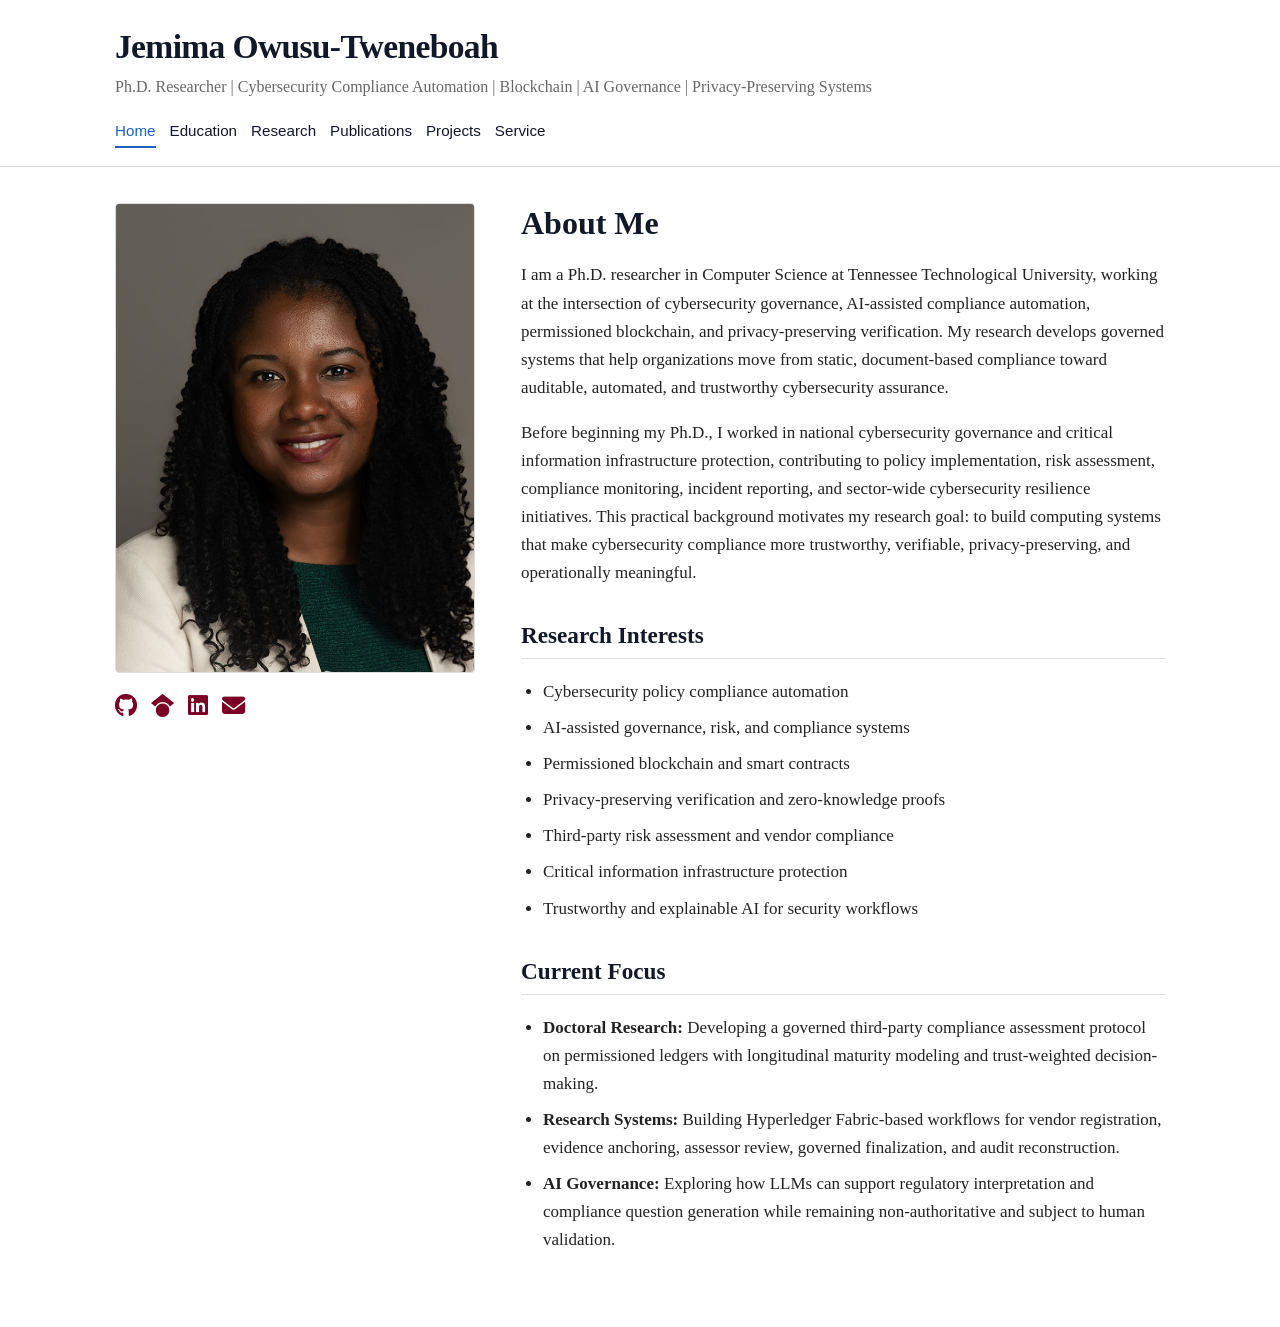
<file: index.html>
<!DOCTYPE html>
<html lang="en">
<head>
  <meta charset="UTF-8" />
  <meta name="viewport" content="width=device-width, initial-scale=1.0" />
  <title>J.O.T | Cybersecurity, Blockchain & AI Governance</title>
    <link rel="stylesheet" href="style.css" />
    <link rel="stylesheet" href="https://cdnjs.cloudflare.com/ajax/libs/font-awesome/6.5.1/css/all.min.css">
</head>
<body>
  <header class="site-header">
    <div class="container header-inner">
      <h1 class="name">Jemima Owusu-Tweneboah</h1>
      <p class="tagline">Ph.D. Researcher | Cybersecurity Compliance Automation | Blockchain | AI Governance | Privacy-Preserving Systems</p>
      <nav class="nav">
        <a href="index.html" class="active">Home</a>
        <a href="education.html" class="">Education</a>
        <a href="research.html" class="">Research</a>
        <a href="publications.html" class="">Publications</a>
        <a href="projects.html" class="">Projects</a>
        <a href="service.html" class="">Service</a>
      </nav>
    </div>
  </header>

  <main class="main">
    <div class="container">
      
<section class="hero">
 <div class="profile-sidebar">
  <div class="profile-photo">
    <img class="headshot" src="assets/profile_picture.png" alt="Jemima Owusu-Tweneboah profile photo">
  </div>

  <div class="profile-icons">
    <a href="https://github.com/blessedgem" target="_blank" aria-label="GitHub">
      <i class="fa-brands fa-github"></i>
    </a>

    <a href="https://scholar.google.com/citations?hl=en&user=KRUfqgMAAAAJ" target="_blank" aria-label="Google Scholar">
      <i class="fa-brands fa-google-scholar"></i>
    </a>

    <a href="https://gh.linkedin.com/in/jowusutw" target="_blank" aria-label="LinkedIn">
      <i class="fa-brands fa-linkedin"></i>
    </a>

    <a href="mailto:jowusutwe42@tntech.com" aria-label="Email">
      <i class="fa-solid fa-envelope"></i>
    </a>
  </div>

</div>


  <div>
    <h1>About Me</h1>
    <p>
      I am a Ph.D. researcher in Computer Science at Tennessee Technological University, working at the 
      intersection of cybersecurity governance, AI-assisted compliance automation, permissioned blockchain, 
      and privacy-preserving verification. My research develops governed systems that help organizations move 
      from static, document-based compliance toward auditable, automated, and trustworthy cybersecurity assurance.
    </p>

    <p>
      Before beginning my Ph.D., I worked in national cybersecurity governance and critical information infrastructure protection, 
      contributing to policy implementation, risk assessment, compliance monitoring, incident reporting, and sector-wide cybersecurity resilience initiatives. 
      This practical background motivates my research goal: to build computing systems that make cybersecurity compliance more trustworthy, verifiable, privacy-preserving, 
      and operationally meaningful.
    </p>
    
    
    <h2>Research Interests</h2>
<ul class="clean-list">
  <li>Cybersecurity policy compliance automation</li>
  <li>AI-assisted governance, risk, and compliance systems</li>
  <li>Permissioned blockchain and smart contracts</li>
  <li>Privacy-preserving verification and zero-knowledge proofs</li>
  <li>Third-party risk assessment and vendor compliance</li>
  <li>Critical information infrastructure protection</li>
  <li>Trustworthy and explainable AI for security workflows</li>
</ul>

<h2>Current Focus</h2>
<ul class="news-list">
  <li><strong>Doctoral Research:</strong> Developing a governed third-party compliance assessment protocol on permissioned ledgers with longitudinal maturity modeling and trust-weighted decision-making.</li>
  <li><strong>Research Systems:</strong> Building Hyperledger Fabric-based workflows for vendor registration, evidence anchoring, assessor review, governed finalization, and audit reconstruction.</li>
  <li><strong>AI Governance:</strong> Exploring how LLMs can support regulatory interpretation and compliance question generation while remaining non-authoritative and subject to human validation.</li>
</ul>

   
  </div>
</section>

    </div>
  </main>

</body>
</html>
</file>
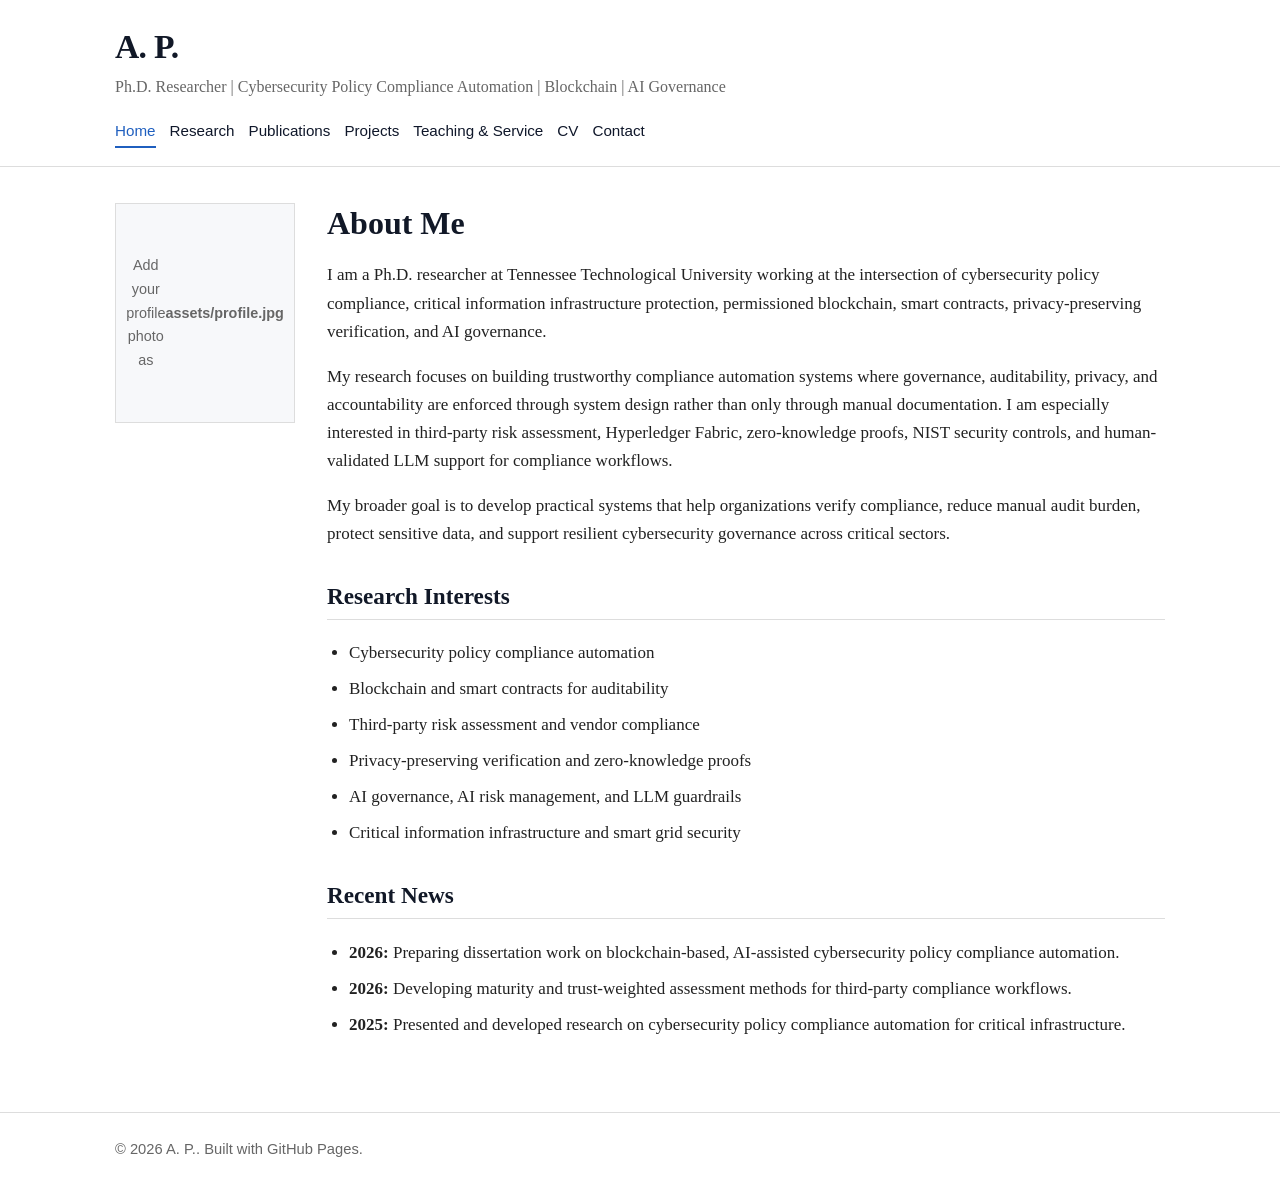
<file: personal-github-pages-website/index.html>
<!DOCTYPE html>
<html lang="en">
<head>
  <meta charset="UTF-8" />
  <meta name="viewport" content="width=device-width, initial-scale=1.0" />
  <title>A. P. | Cybersecurity, Blockchain & AI Governance</title>
  <link rel="stylesheet" href="style.css" />
</head>
<body>
  <header class="site-header">
    <div class="container header-inner">
      <h1 class="name">A. P.</h1>
      <p class="tagline">Ph.D. Researcher | Cybersecurity Policy Compliance Automation | Blockchain | AI Governance</p>
      <nav class="nav">
        <a href="index.html" class="active">Home</a>
<a href="research.html" class="">Research</a>
<a href="publications.html" class="">Publications</a>
<a href="projects.html" class="">Projects</a>
<a href="service.html" class="">Teaching & Service</a>
<a href="cv.html" class="">CV</a>
<a href="contact.html" class="">Contact</a>
      </nav>
    </div>
  </header>

  <main class="main">
    <div class="container">
      
<section class="hero">
  <div class="profile-placeholder">
    Add your<br>profile photo<br>as<br><strong>assets/profile.jpg</strong>
  </div>

  <div>
    <h1>About Me</h1>
    <p>
      I am a Ph.D. researcher at Tennessee Technological University working at the intersection of
      cybersecurity policy compliance, critical information infrastructure protection, permissioned
      blockchain, smart contracts, privacy-preserving verification, and AI governance.
    </p>

    <p>
      My research focuses on building trustworthy compliance automation systems where governance,
      auditability, privacy, and accountability are enforced through system design rather than only
      through manual documentation. I am especially interested in third-party risk assessment,
      Hyperledger Fabric, zero-knowledge proofs, NIST security controls, and human-validated LLM support
      for compliance workflows.
    </p>

    <p>
      My broader goal is to develop practical systems that help organizations verify compliance,
      reduce manual audit burden, protect sensitive data, and support resilient cybersecurity governance
      across critical sectors.
    </p>

    <h2>Research Interests</h2>
    <ul class="clean-list">
      <li>Cybersecurity policy compliance automation</li>
      <li>Blockchain and smart contracts for auditability</li>
      <li>Third-party risk assessment and vendor compliance</li>
      <li>Privacy-preserving verification and zero-knowledge proofs</li>
      <li>AI governance, AI risk management, and LLM guardrails</li>
      <li>Critical information infrastructure and smart grid security</li>
    </ul>

    <h2>Recent News</h2>
    <ul class="news-list">
      <li><strong>2026:</strong> Preparing dissertation work on blockchain-based, AI-assisted cybersecurity policy compliance automation.</li>
      <li><strong>2026:</strong> Developing maturity and trust-weighted assessment methods for third-party compliance workflows.</li>
      <li><strong>2025:</strong> Presented and developed research on cybersecurity policy compliance automation for critical infrastructure.</li>
    </ul>
  </div>
</section>

    </div>
  </main>

  <footer class="footer">
    <div class="container">
      © 2026 A. P.. Built with GitHub Pages.
    </div>
  </footer>
</body>
</html>
</file>
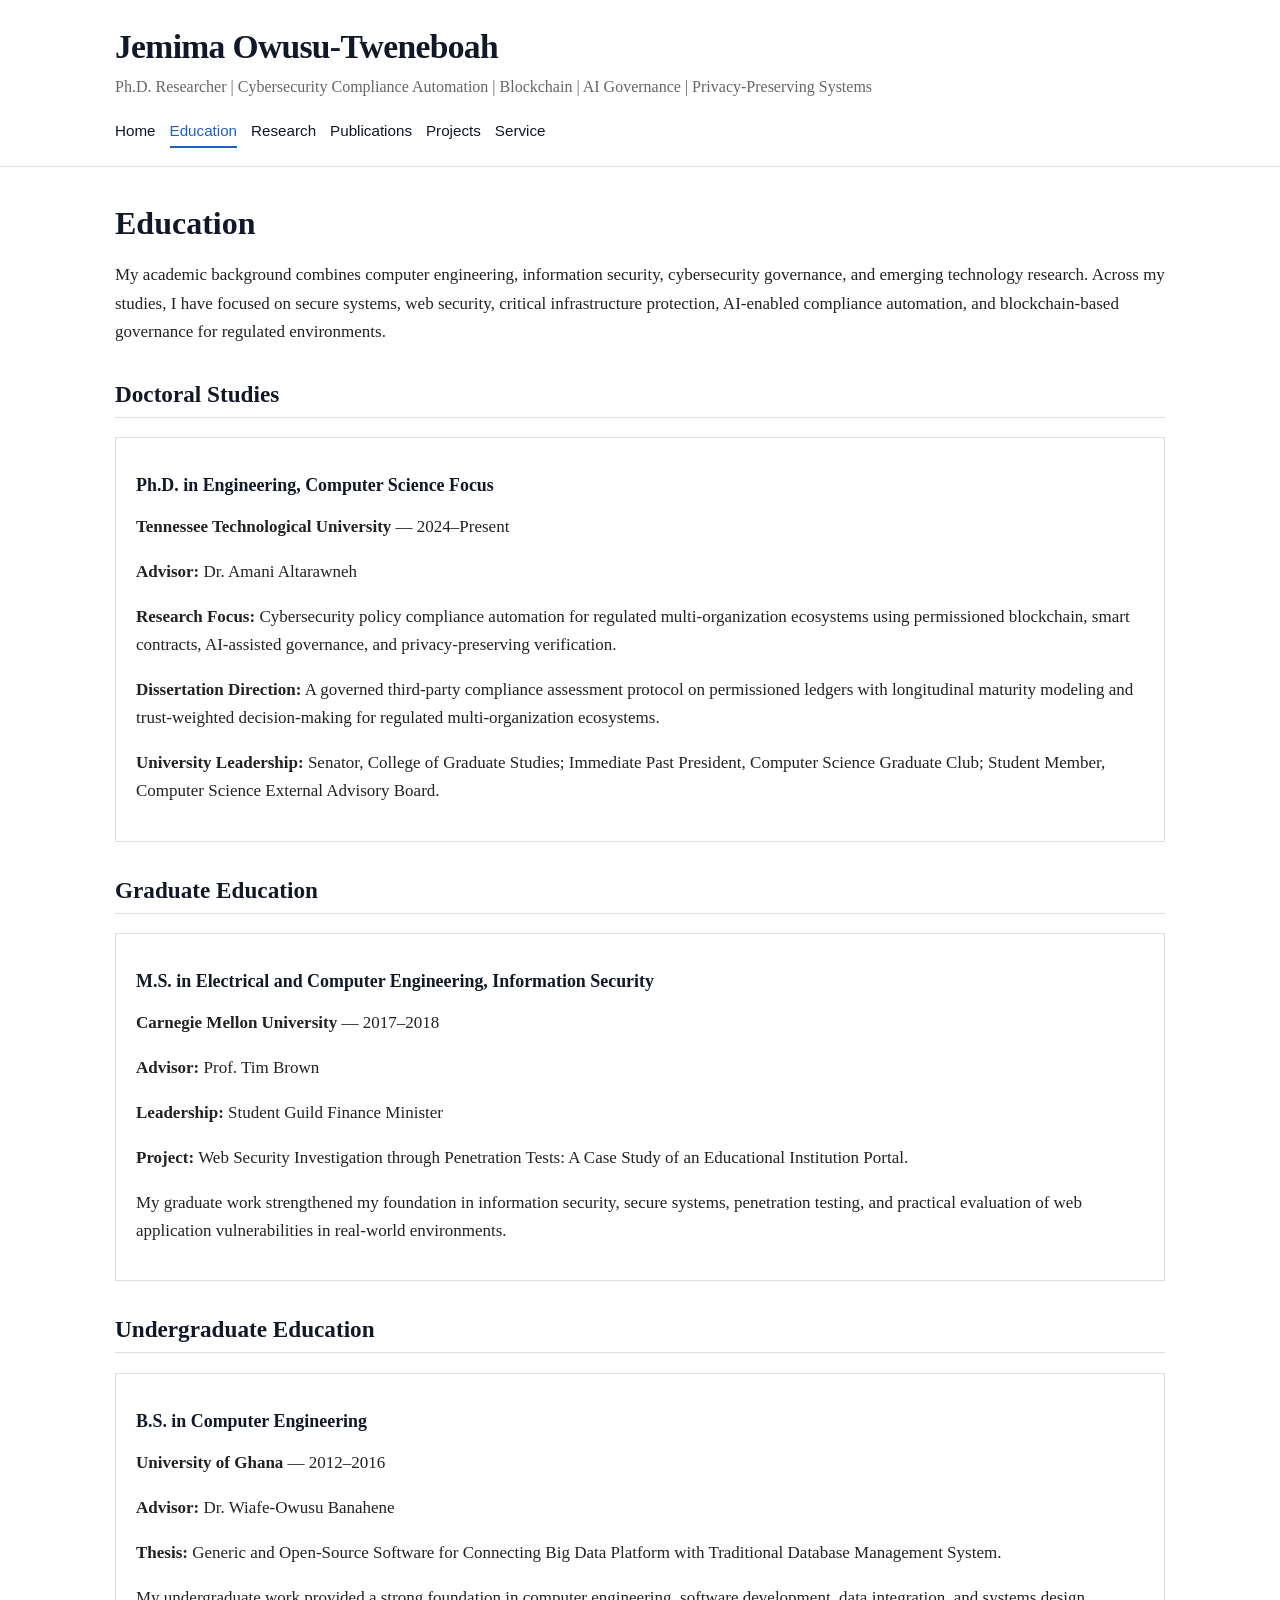
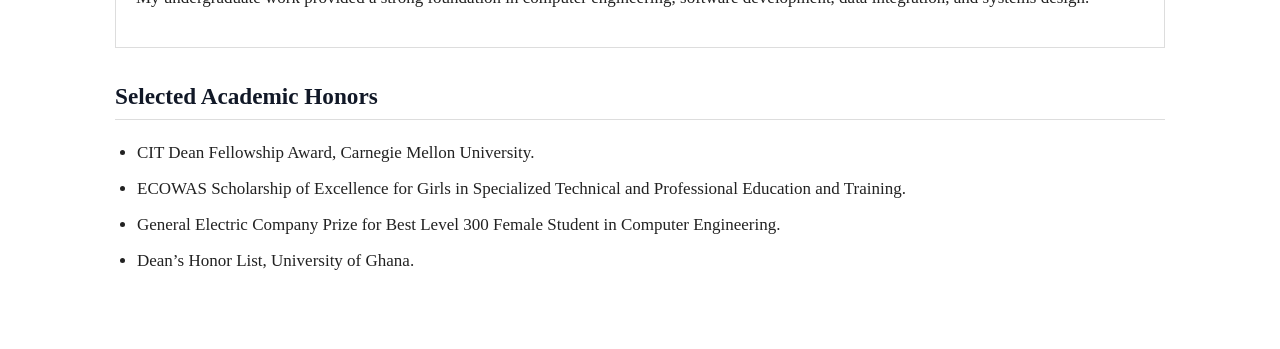
<file: education.html>
<!DOCTYPE html>
<html lang="en">
<head>
  <meta charset="UTF-8" />
  <meta name="viewport" content="width=device-width, initial-scale=1.0" />
  <title>Education | Jemima Owusu-Tweneboah</title>
  <link rel="stylesheet" href="style.css" />
</head>

<body>
  <header class="site-header">
    <div class="container header-inner">
      <h1 class="name">Jemima Owusu-Tweneboah</h1>
      <p class="tagline">Ph.D. Researcher | Cybersecurity Compliance Automation | Blockchain | AI Governance | Privacy-Preserving Systems</p>

      <nav class="nav">
        <a href="index.html" class="">Home</a>
        <a href="education.html" class="active">Education</a>
        <a href="research.html" class="">Research</a>
        <a href="publications.html" class="">Publications</a>
        <a href="projects.html" class="">Projects</a>
        <a href="service.html" class="">Service</a>
      </nav>
    </div>
  </header>

  <main class="main">
    <div class="container">

      <h1>Education</h1>

      <p>
        My academic background combines computer engineering, information security, cybersecurity governance, and emerging technology research. Across my studies, I have focused on secure systems, web security, critical infrastructure protection, AI-enabled compliance automation, and blockchain-based governance for regulated environments.
      </p>

      <h2>Doctoral Studies</h2>
      <div class="card">
        <h3>Ph.D. in Engineering, Computer Science Focus</h3>

        <p>
          <strong>Tennessee Technological University</strong> — 2024–Present
        </p>

        <p>
          <strong>Advisor:</strong> Dr. Amani Altarawneh
        </p>

        <p>
          <strong>Research Focus:</strong> Cybersecurity policy compliance automation for regulated multi-organization ecosystems using permissioned blockchain, smart contracts, AI-assisted governance, and privacy-preserving verification.
        </p>

        <p>
          <strong>Dissertation Direction:</strong> A governed third-party compliance assessment protocol on permissioned ledgers with longitudinal maturity modeling and trust-weighted decision-making for regulated multi-organization ecosystems.
        </p>

        <p>
          <strong>University Leadership:</strong> Senator, College of Graduate Studies; Immediate Past President, Computer Science Graduate Club; Student Member, Computer Science External Advisory Board.
        </p>
      </div>

      <h2>Graduate Education</h2>
      <div class="card">
        <h3>M.S. in Electrical and Computer Engineering, Information Security</h3>

        <p>
          <strong>Carnegie Mellon University</strong> — 2017–2018
        </p>

        <p>
          <strong>Advisor:</strong> Prof. Tim Brown
        </p>

        <p>
          <strong>Leadership:</strong> Student Guild Finance Minister
        </p>

        <p>
          <strong>Project:</strong> Web Security Investigation through Penetration Tests: A Case Study of an Educational Institution Portal.
        </p>

        <p>
          My graduate work strengthened my foundation in information security, secure systems, penetration testing, and practical evaluation of web application vulnerabilities in real-world environments.
        </p>
      </div>

      <h2>Undergraduate Education</h2>
      <div class="card">
        <h3>B.S. in Computer Engineering</h3>

        <p>
          <strong>University of Ghana</strong> — 2012–2016
        </p>

        <p>
          <strong>Advisor:</strong> Dr. Wiafe-Owusu Banahene
        </p>

        <p>
          <strong>Thesis:</strong> Generic and Open-Source Software for Connecting Big Data Platform with Traditional Database Management System.
        </p>

        <p>
          My undergraduate work provided a strong foundation in computer engineering, software development, data integration, and systems design.
        </p>
      </div>

      <h2>Selected Academic Honors</h2>
      <ul class="clean-list">
        <li>CIT Dean Fellowship Award, Carnegie Mellon University.</li>
        <li>ECOWAS Scholarship of Excellence for Girls in Specialized Technical and Professional Education and Training.</li>
        <li>General Electric Company Prize for Best Level 300 Female Student in Computer Engineering.</li>
        <li>Dean’s Honor List, University of Ghana.</li>
      </ul>

    </div>
  </main>
</body>
</html>
</file>
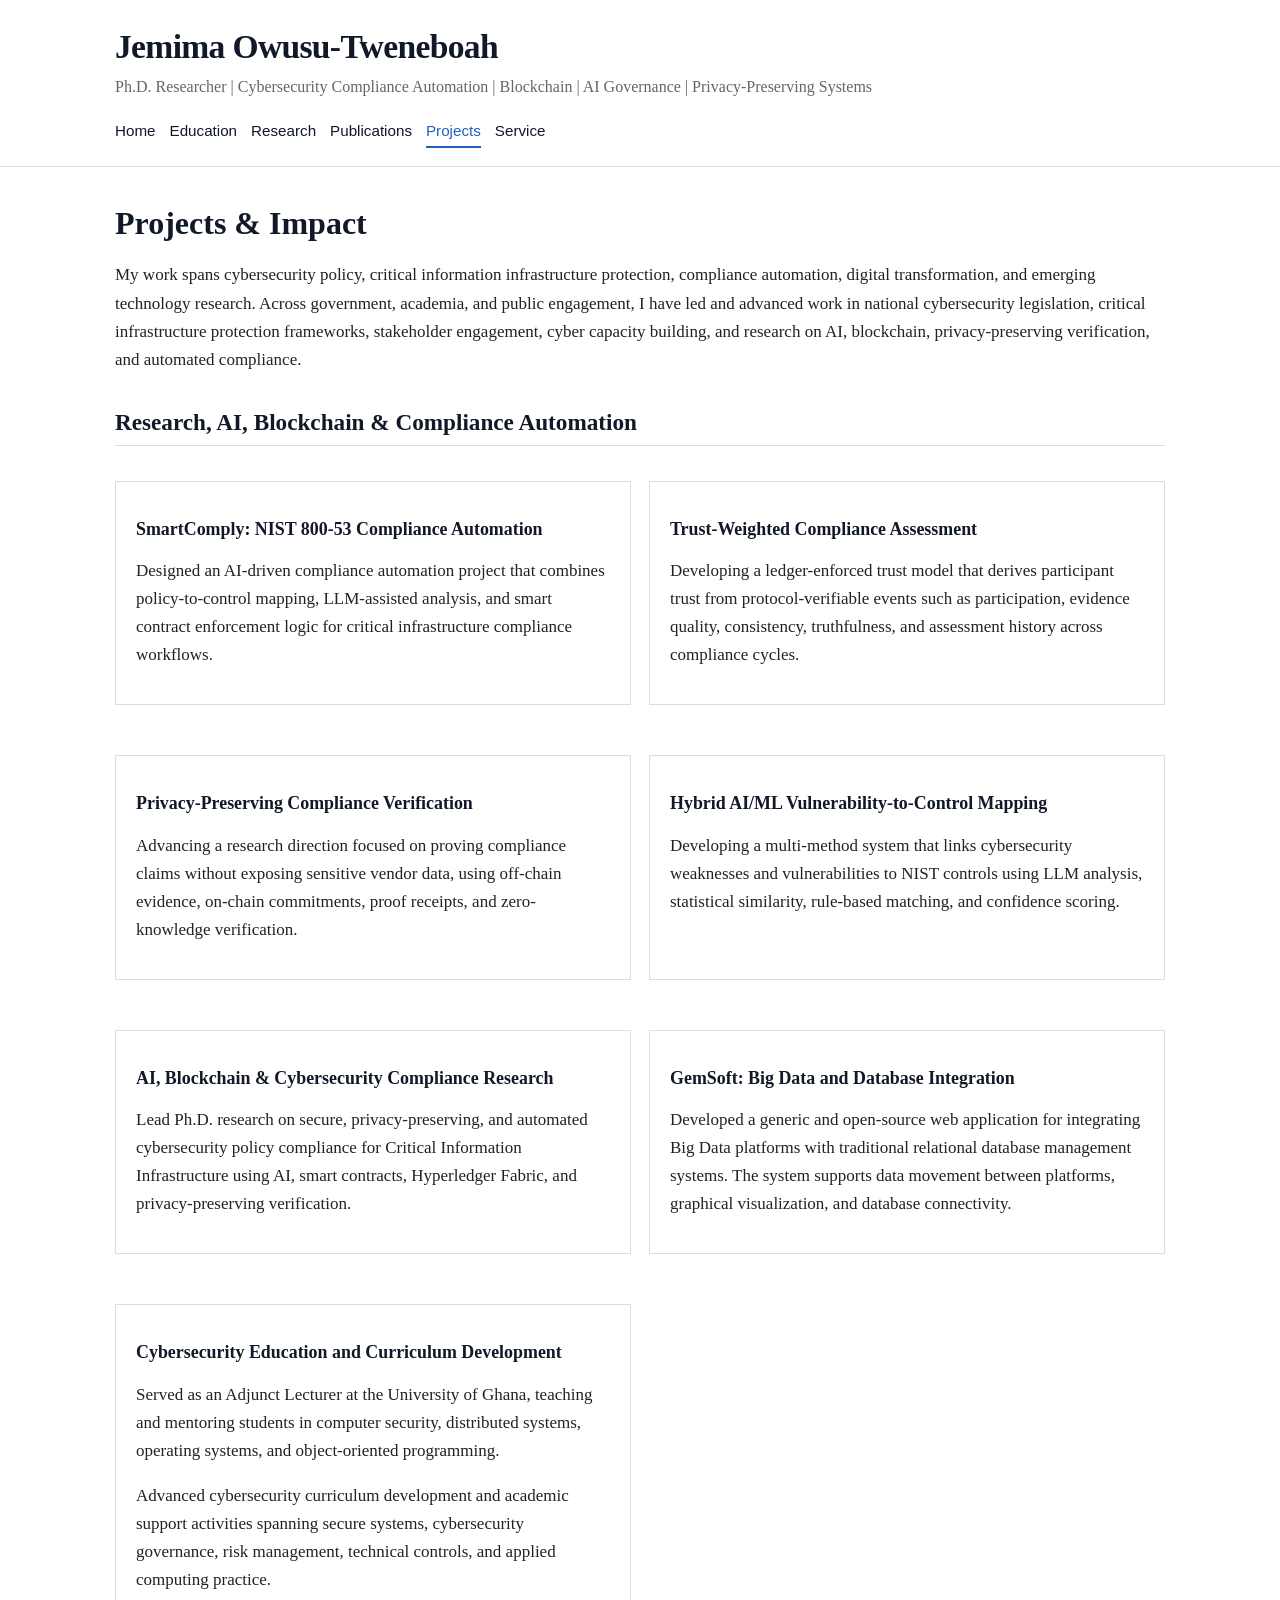
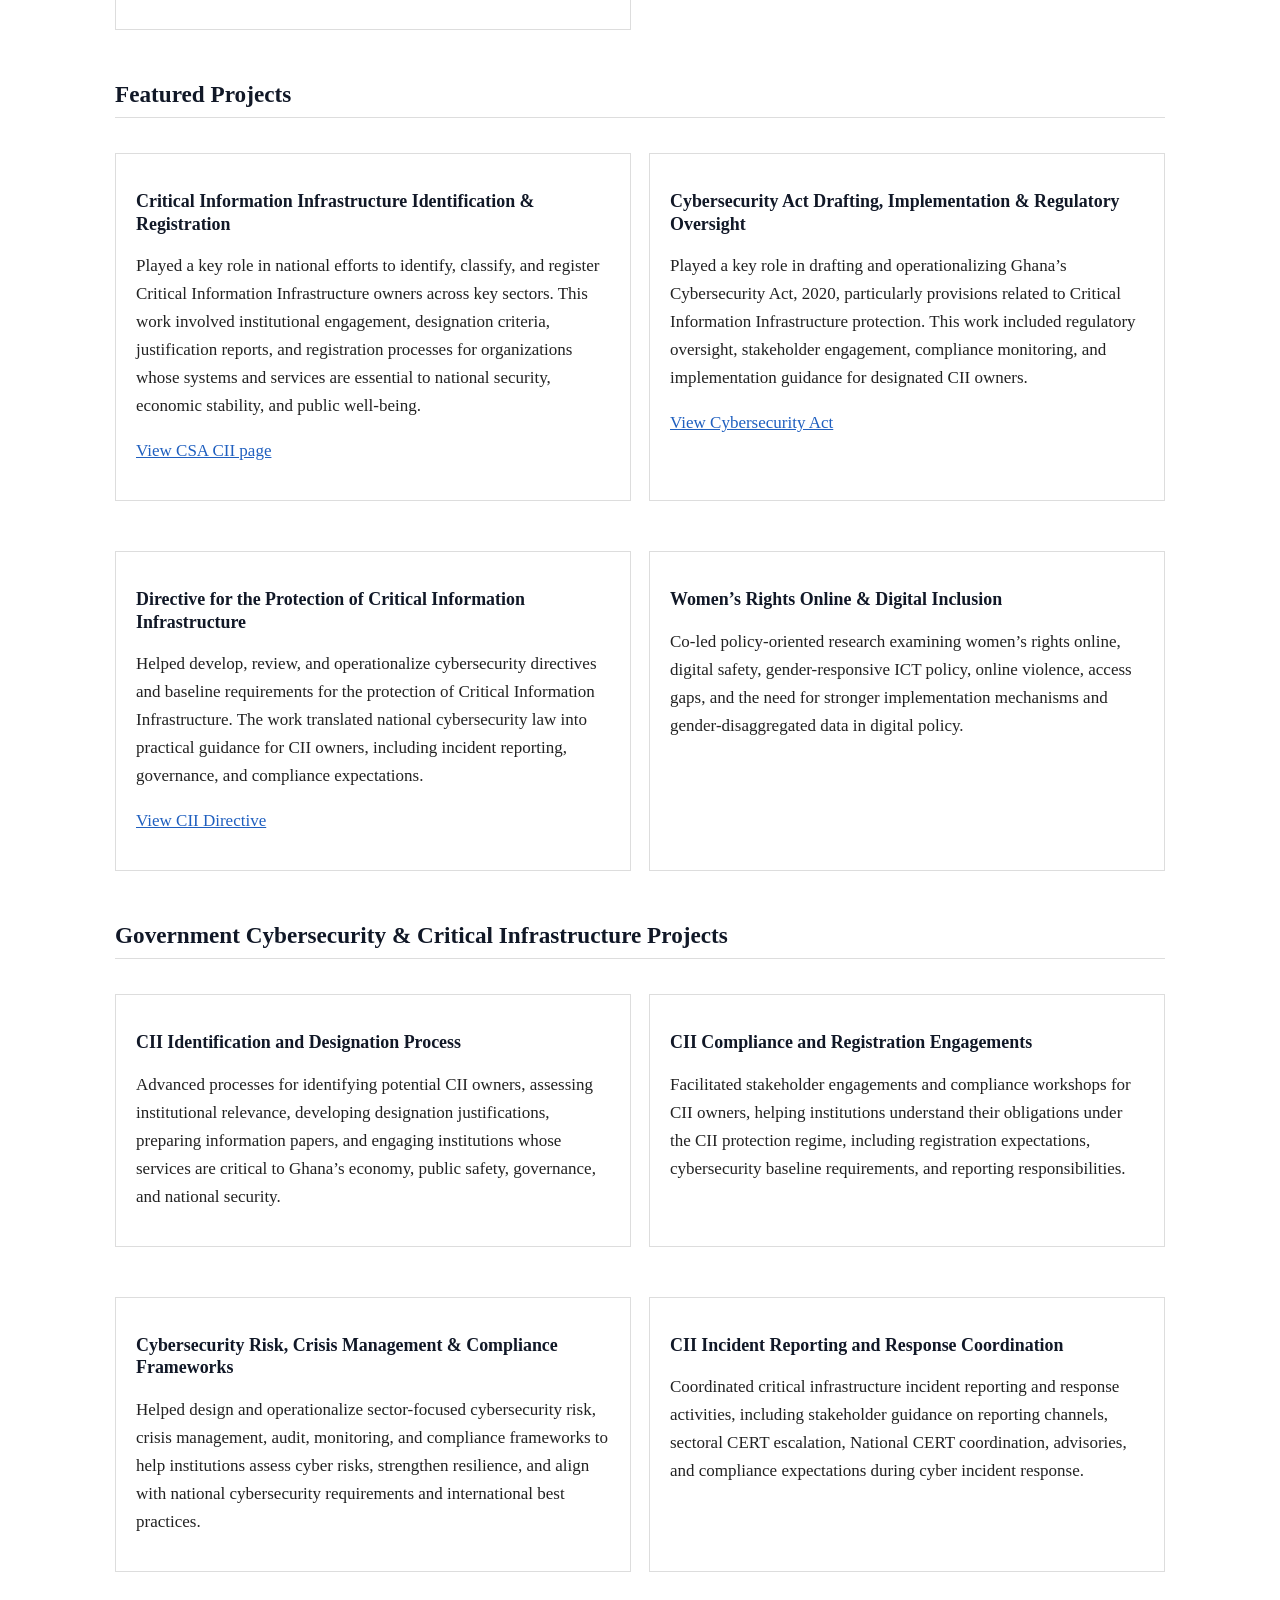
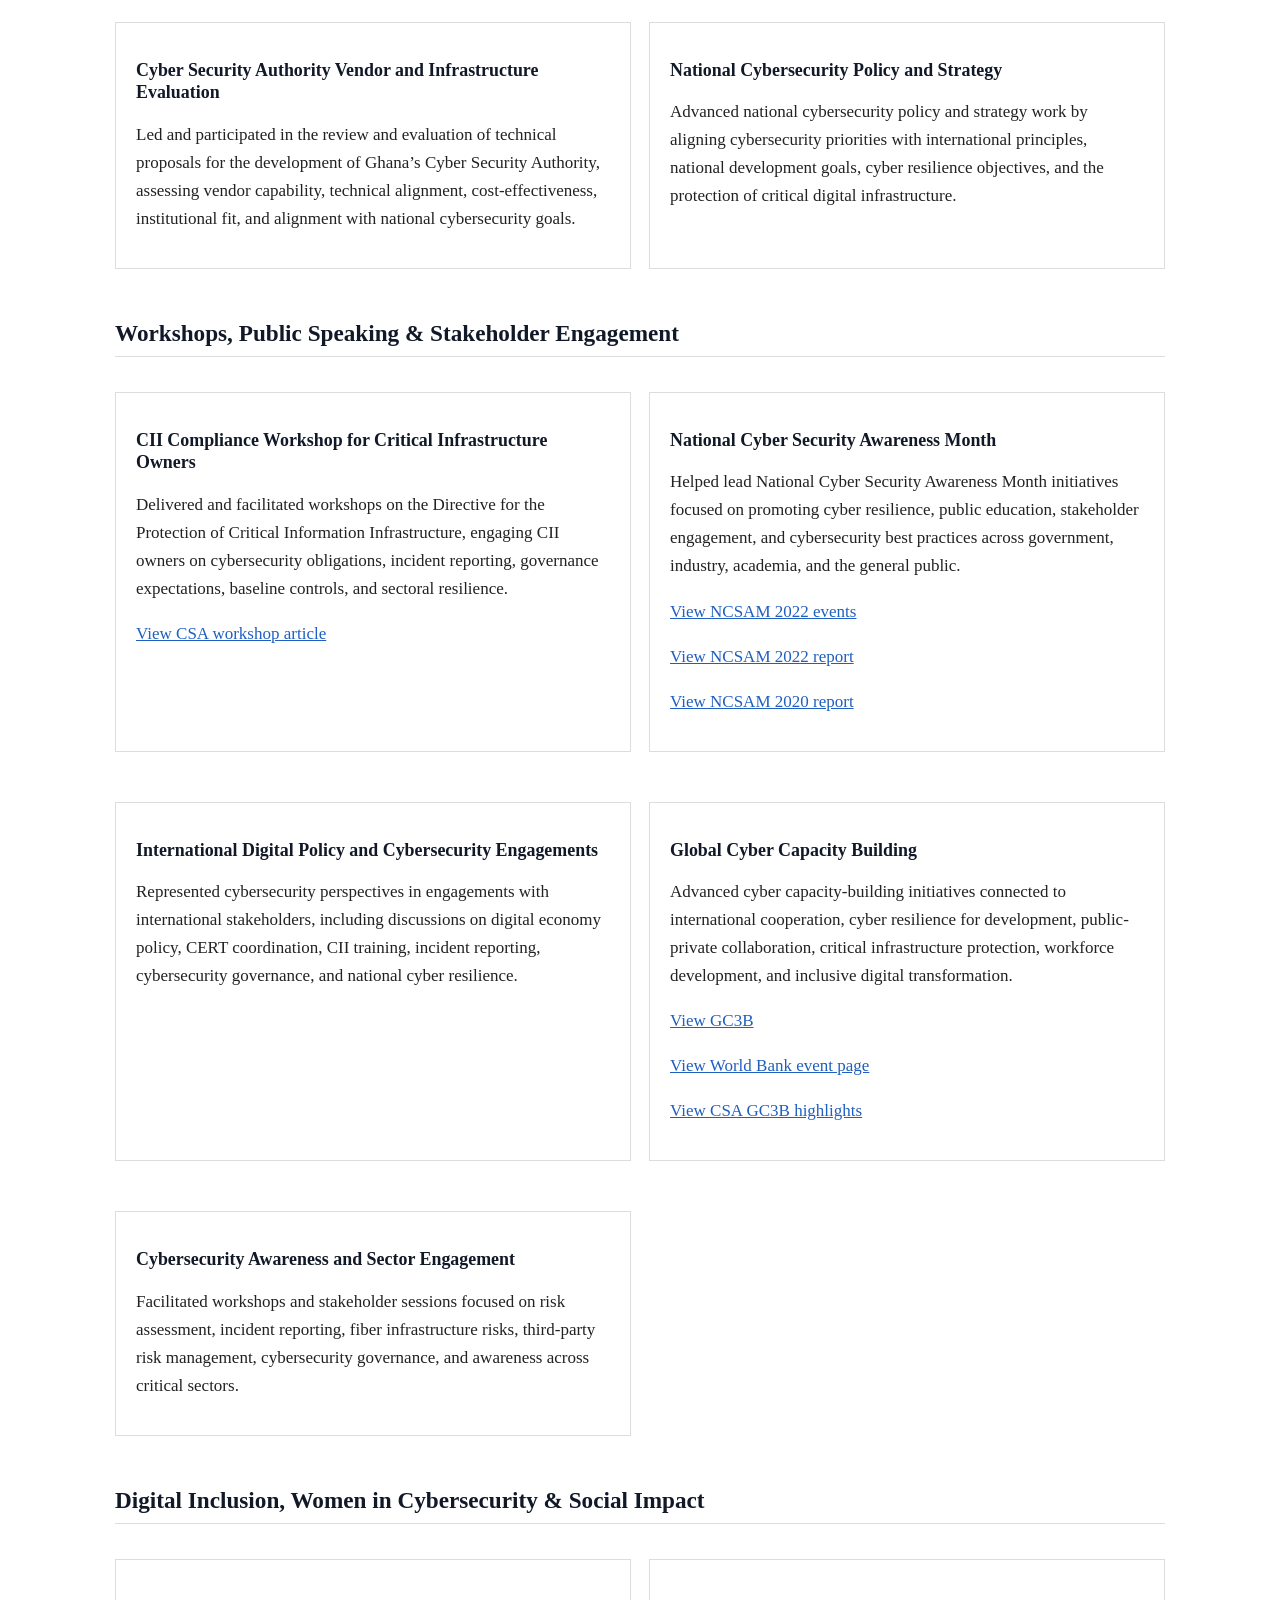
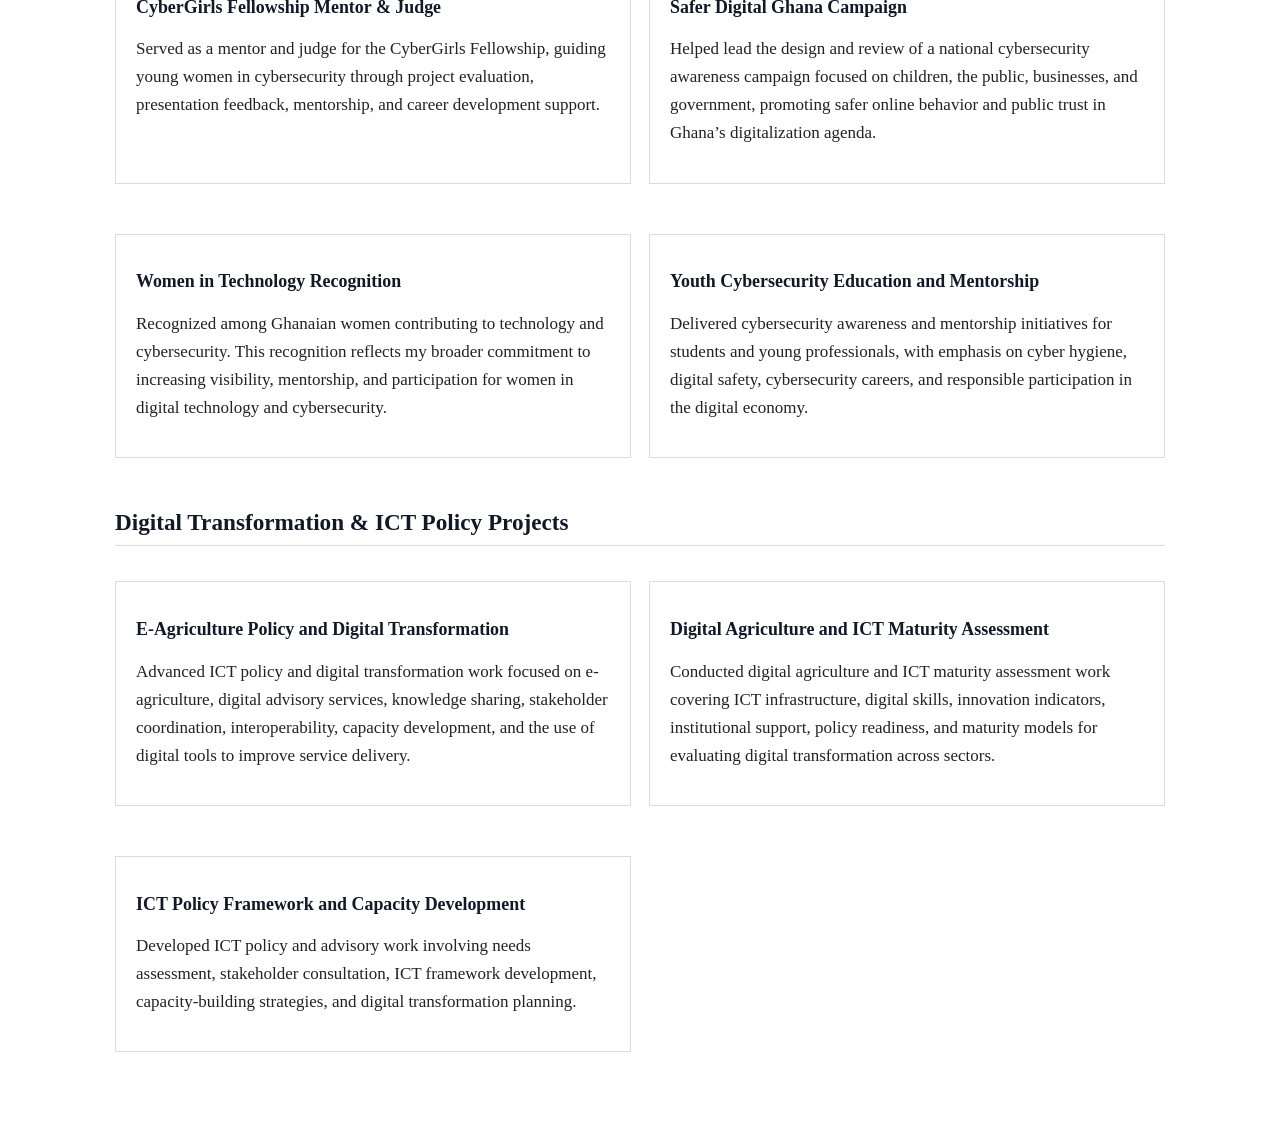
<file: projects.html>
<!DOCTYPE html>
<html lang="en">
<head>
  <meta charset="UTF-8" />
  <meta name="viewport" content="width=device-width, initial-scale=1.0" />
  <title>Projects | Jemima Owusu-Tweneboah</title>
  <link rel="stylesheet" href="style.css" />
</head>

<body>
  <header class="site-header">
    <div class="container header-inner">
      <h1 class="name">Jemima Owusu-Tweneboah</h1>
      <p class="tagline">Ph.D. Researcher | Cybersecurity Compliance Automation | Blockchain | AI Governance | Privacy-Preserving Systems</p>

      <nav class="nav">
        <a href="index.html" class="">Home</a>
        <a href="education.html" class="">Education</a>
        <a href="research.html" class="">Research</a>
        <a href="publications.html" class="">Publications</a>
        <a href="projects.html" class="active">Projects</a>
        <a href="service.html" class="">Service</a>
      </nav>
    </div>
  </header>

  <main class="main">
    <div class="container">

      <h1>Projects & Impact</h1>

      <p>
        My work spans cybersecurity policy, critical information infrastructure protection,
        compliance automation, digital transformation, and emerging technology research.
        Across government, academia, and public engagement, I have led and advanced work in
        national cybersecurity legislation, critical infrastructure protection frameworks,
        stakeholder engagement, cyber capacity building, and research on AI, blockchain,
        privacy-preserving verification, and automated compliance.
      </p>

      <section>
        <h2>Research, AI, Blockchain & Compliance Automation</h2>

        <div class="project-grid">

          <div class="card">
            <h3>SmartComply: NIST 800-53 Compliance Automation</h3>
            <p>
              Designed an AI-driven compliance automation project that combines policy-to-control
              mapping, LLM-assisted analysis, and smart contract enforcement logic for critical
              infrastructure compliance workflows.
            </p>
          </div>

          <div class="card">
            <h3>Trust-Weighted Compliance Assessment</h3>
            <p>
              Developing a ledger-enforced trust model that derives participant trust from
              protocol-verifiable events such as participation, evidence quality, consistency,
              truthfulness, and assessment history across compliance cycles.
            </p>
          </div>

          <div class="card">
            <h3>Privacy-Preserving Compliance Verification</h3>
            <p>
              Advancing a research direction focused on proving compliance claims without exposing
              sensitive vendor data, using off-chain evidence, on-chain commitments, proof receipts,
              and zero-knowledge verification.
            </p>
          </div>

          <div class="card">
            <h3>Hybrid AI/ML Vulnerability-to-Control Mapping</h3>
            <p>
              Developing a multi-method system that links cybersecurity weaknesses and vulnerabilities
              to NIST controls using LLM analysis, statistical similarity, rule-based matching, and
              confidence scoring.
            </p>
          </div>

          <div class="card">
            <h3>AI, Blockchain & Cybersecurity Compliance Research</h3>
            <p>
              Lead Ph.D. research on secure, privacy-preserving, and automated cybersecurity policy
              compliance for Critical Information Infrastructure using AI, smart contracts,
              Hyperledger Fabric, and privacy-preserving verification.
            </p>
          </div>

          <div class="card">
            <h3>GemSoft: Big Data and Database Integration</h3>
            <p>
              Developed a generic and open-source web application for integrating Big Data platforms
              with traditional relational database management systems. The system supports data
              movement between platforms, graphical visualization, and database connectivity.
            </p>
          </div>

          <div class="card">
            <h3>Cybersecurity Education and Curriculum Development</h3>
            <p>
              Served as an Adjunct Lecturer at the University of Ghana, teaching and mentoring students
              in computer security, distributed systems, operating systems, and object-oriented programming.
            </p>
            <p>
              Advanced cybersecurity curriculum development and academic support activities spanning
              secure systems, cybersecurity governance, risk management, technical controls, and applied
              computing practice.
            </p>
          </div>

        </div>
      </section>

      <section>
        <h2>Featured Projects</h2>

        <div class="project-grid">

          <div class="card">
            <h3>Critical Information Infrastructure Identification & Registration</h3>
            <p>
              Played a key role in national efforts to identify, classify, and register Critical
              Information Infrastructure owners across key sectors. This work involved institutional
              engagement, designation criteria, justification reports, and registration processes for
              organizations whose systems and services are essential to national security, economic
              stability, and public well-being.
            </p>
            <p class="project-links">
              <a href="https://www.csa.gov.gh/cii" target="_blank" rel="noopener">View CSA CII page</a>
            </p>
          </div>

          <div class="card">
            <h3>Cybersecurity Act Drafting, Implementation & Regulatory Oversight</h3>
            <p>
              Played a key role in drafting and operationalizing Ghana’s Cybersecurity Act, 2020,
              particularly provisions related to Critical Information Infrastructure protection. This
              work included regulatory oversight, stakeholder engagement, compliance monitoring, and
              implementation guidance for designated CII owners.
            </p>
            <p class="project-links">
              <a href="https://www.csa.gov.gh/resources/cybersecurity_Act_2020(Act_1038).pdf" target="_blank" rel="noopener">View Cybersecurity Act</a>
            </p>
          </div>

          <div class="card">
            <h3>Directive for the Protection of Critical Information Infrastructure</h3>
            <p>
              Helped develop, review, and operationalize cybersecurity directives and baseline
              requirements for the protection of Critical Information Infrastructure. The work translated
              national cybersecurity law into practical guidance for CII owners, including incident
              reporting, governance, and compliance expectations.
            </p>
            <p class="project-links">
              <a href="https://www.csa.gov.gh/resources/Directive_CII.pdf" target="_blank" rel="noopener">View CII Directive</a>
            </p>
          </div>

          <div class="card">
            <h3>Women’s Rights Online & Digital Inclusion</h3>
            <p>
              Co-led policy-oriented research examining women’s rights online, digital safety,
              gender-responsive ICT policy, online violence, access gaps, and the need for stronger
              implementation mechanisms and gender-disaggregated data in digital policy.
            </p>
          </div>

        </div>
      </section>

      <section>
        <h2>Government Cybersecurity & Critical Infrastructure Projects</h2>

        <div class="project-grid">

          <div class="card">
            <h3>CII Identification and Designation Process</h3>
            <p>
              Advanced processes for identifying potential CII owners, assessing institutional
              relevance, developing designation justifications, preparing information papers, and
              engaging institutions whose services are critical to Ghana’s economy, public safety,
              governance, and national security.
            </p>
          </div>

          <div class="card">
            <h3>CII Compliance and Registration Engagements</h3>
            <p>
              Facilitated stakeholder engagements and compliance workshops for CII owners, helping
              institutions understand their obligations under the CII protection regime, including
              registration expectations, cybersecurity baseline requirements, and reporting responsibilities.
            </p>
          </div>

          <div class="card">
            <h3>Cybersecurity Risk, Crisis Management & Compliance Frameworks</h3>
            <p>
              Helped design and operationalize sector-focused cybersecurity risk, crisis management,
              audit, monitoring, and compliance frameworks to help institutions assess cyber risks,
              strengthen resilience, and align with national cybersecurity requirements and international
              best practices.
            </p>
          </div>

          <div class="card">
            <h3>CII Incident Reporting and Response Coordination</h3>
            <p>
              Coordinated critical infrastructure incident reporting and response activities, including
              stakeholder guidance on reporting channels, sectoral CERT escalation, National CERT
              coordination, advisories, and compliance expectations during cyber incident response.
            </p>
          </div>

          <div class="card">
            <h3>Cyber Security Authority Vendor and Infrastructure Evaluation</h3>
            <p>
              Led and participated in the review and evaluation of technical proposals for the development
              of Ghana’s Cyber Security Authority, assessing vendor capability, technical alignment,
              cost-effectiveness, institutional fit, and alignment with national cybersecurity goals.
            </p>
          </div>

          <div class="card">
            <h3>National Cybersecurity Policy and Strategy</h3>
            <p>
              Advanced national cybersecurity policy and strategy work by aligning cybersecurity
              priorities with international principles, national development goals, cyber resilience
              objectives, and the protection of critical digital infrastructure.
            </p>
          </div>

        </div>
      </section>

      <section>
        <h2>Workshops, Public Speaking & Stakeholder Engagement</h2>

        <div class="project-grid">

          <div class="card">
            <h3>CII Compliance Workshop for Critical Infrastructure Owners</h3>
            <p>
              Delivered and facilitated workshops on the Directive for the Protection of Critical
              Information Infrastructure, engaging CII owners on cybersecurity obligations, incident
              reporting, governance expectations, baseline controls, and sectoral resilience.
            </p>
            <p class="project-links">
              <a href="https://csa.gov.gh/protecting_cii" target="_blank" rel="noopener">View CSA workshop article</a>
            </p>
          </div>

          <div class="card">
            <h3>National Cyber Security Awareness Month</h3>
            <p>
              Helped lead National Cyber Security Awareness Month initiatives focused on promoting
              cyber resilience, public education, stakeholder engagement, and cybersecurity best
              practices across government, industry, academia, and the general public.
            </p>
            <p class="project-links">
              <a href="https://ncsam.csa.gov.gh/ncsam2022/" target="_blank" rel="noopener">View NCSAM 2022 events</a>
            </p>
            <p class="project-links">
              <a href="https://www.csa.gov.gh/resources/NCSAM%202022%20Report.pdf" target="_blank" rel="noopener">View NCSAM 2022 report</a>
            </p>
            <p class="project-links">
              <a href="https://www.csa.gov.gh/resources/NCSAM%202020%20Report.pdf" target="_blank" rel="noopener">View NCSAM 2020 report</a>
            </p>
          </div>

          <div class="card">
            <h3>International Digital Policy and Cybersecurity Engagements</h3>
            <p>
              Represented cybersecurity perspectives in engagements with international stakeholders,
              including discussions on digital economy policy, CERT coordination, CII training, incident
              reporting, cybersecurity governance, and national cyber resilience.
            </p>
          </div>

          <div class="card">
            <h3>Global Cyber Capacity Building</h3>
            <p>
              Advanced cyber capacity-building initiatives connected to international cooperation,
              cyber resilience for development, public-private collaboration, critical infrastructure
              protection, workforce development, and inclusive digital transformation.
            </p>
            <p class="project-links">
              <a href="https://gc3b.org/" target="_blank" rel="noopener">View GC3B</a>
            </p>
            <p class="project-links">
              <a href="https://www.worldbank.org/en/events/2024/01/04/global-conference-on-cyber-capacity-building-gc3b" target="_blank" rel="noopener">View World Bank event page</a>
            </p>
            <p class="project-links">
              <a href="https://csa.gov.gh/gc3b_highlights.php" target="_blank" rel="noopener">View CSA GC3B highlights</a>
            </p>
          </div>

          <div class="card">
            <h3>Cybersecurity Awareness and Sector Engagement</h3>
            <p>
              Facilitated workshops and stakeholder sessions focused on risk assessment, incident
              reporting, fiber infrastructure risks, third-party risk management, cybersecurity governance,
              and awareness across critical sectors.
            </p>
          </div>

        </div>
      </section>

      <section>
        <h2>Digital Inclusion, Women in Cybersecurity & Social Impact</h2>

        <div class="project-grid">

          <div class="card">
            <h3>CyberGirls Fellowship Mentor & Judge</h3>
            <p>
              Served as a mentor and judge for the CyberGirls Fellowship, guiding young women in
              cybersecurity through project evaluation, presentation feedback, mentorship, and career
              development support.
            </p>
          </div>

          <div class="card">
            <h3>Safer Digital Ghana Campaign</h3>
            <p>
              Helped lead the design and review of a national cybersecurity awareness campaign focused
              on children, the public, businesses, and government, promoting safer online behavior and
              public trust in Ghana’s digitalization agenda.
            </p>
          </div>

          <div class="card">
            <h3>Women in Technology Recognition</h3>
            <p>
              Recognized among Ghanaian women contributing to technology and cybersecurity. This
              recognition reflects my broader commitment to increasing visibility, mentorship, and
              participation for women in digital technology and cybersecurity.
            </p>
          </div>

          <div class="card">
            <h3>Youth Cybersecurity Education and Mentorship</h3>
            <p>
              Delivered cybersecurity awareness and mentorship initiatives for students and young
              professionals, with emphasis on cyber hygiene, digital safety, cybersecurity careers, and
              responsible participation in the digital economy.
            </p>
          </div>

        </div>
      </section>

      <section>
        <h2>Digital Transformation & ICT Policy Projects</h2>

        <div class="project-grid">

          <div class="card">
            <h3>E-Agriculture Policy and Digital Transformation</h3>
            <p>
              Advanced ICT policy and digital transformation work focused on e-agriculture, digital
              advisory services, knowledge sharing, stakeholder coordination, interoperability, capacity
              development, and the use of digital tools to improve service delivery.
            </p>
          </div>

          <div class="card">
            <h3>Digital Agriculture and ICT Maturity Assessment</h3>
            <p>
              Conducted digital agriculture and ICT maturity assessment work covering ICT infrastructure,
              digital skills, innovation indicators, institutional support, policy readiness, and maturity
              models for evaluating digital transformation across sectors.
            </p>
          </div>

          <div class="card">
            <h3>ICT Policy Framework and Capacity Development</h3>
            <p>
              Developed ICT policy and advisory work involving needs assessment, stakeholder consultation,
              ICT framework development, capacity-building strategies, and digital transformation planning.
            </p>
          </div>

        </div>
      </section>

    </div>
  </main>
</body>
</html>
</file>
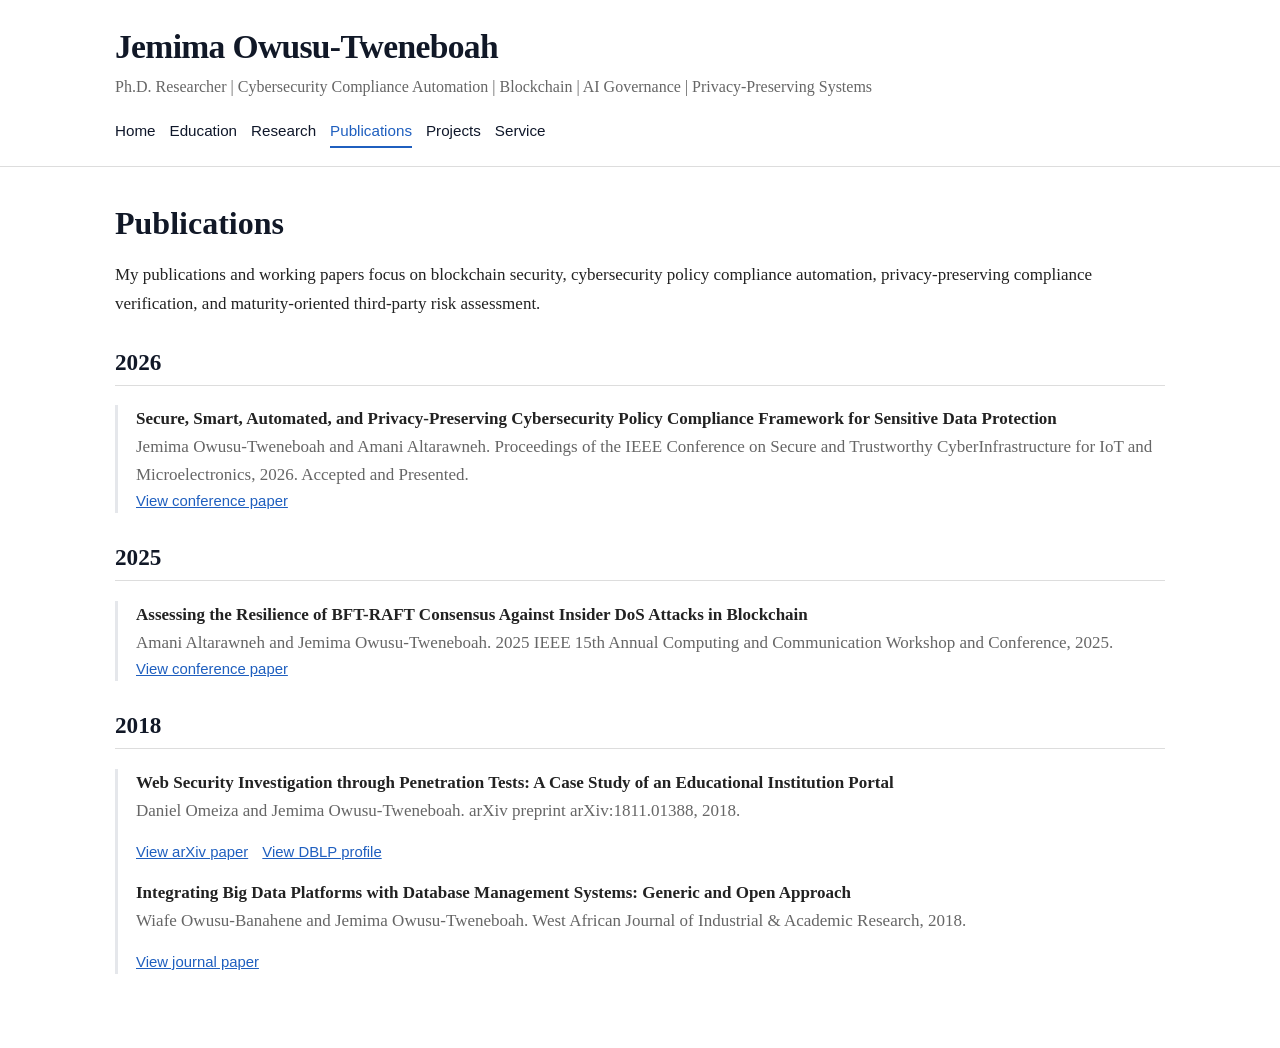
<file: publications.html>
<!DOCTYPE html>
<html lang="en">
<head>
  <meta charset="UTF-8" />
  <meta name="viewport" content="width=device-width, initial-scale=1.0" />
  <title>Publications | J.O.T | Cybersecurity, Blockchain & AI Governance</title>
  <link rel="stylesheet" href="style.css" />
</head>
<body>
  <header class="site-header">
    <div class="container header-inner">
      <h1 class="name">Jemima Owusu-Tweneboah</h1>
      <p class="tagline">Ph.D. Researcher | Cybersecurity Compliance Automation | Blockchain | AI Governance | Privacy-Preserving Systems</p>
      <nav class="nav">
        <a href="index.html" class="">Home</a>
        <a href="education.html" class="">Education</a>
        <a href="research.html" class="">Research</a>
        <a href="publications.html" class="active">Publications</a>
        <a href="projects.html" class="">Projects</a>
        <a href="service.html" class="">Service</a>
      </nav
    </div>
  </header>

  <main class="main">
    <div class="container">
      
<h1>Publications</h1>

<p>
  My publications and working papers focus on blockchain security, cybersecurity policy compliance automation, privacy-preserving compliance verification, and maturity-oriented third-party risk assessment.
</p>

<h2 class="pub-year">2026</h2>

<div class="publication">
  <div class="publication-title">
    Secure, Smart, Automated, and Privacy-Preserving Cybersecurity Policy Compliance Framework for Sensitive Data Protection
  </div>
  <div class="publication-meta">
    Jemima Owusu-Tweneboah and Amani Altarawneh. Proceedings of the IEEE Conference on Secure and Trustworthy CyberInfrastructure for IoT and Microelectronics, 2026. Accepted and Presented.
  </div>
  <div class="links">
    <a href="https://www.satcconf.com/assets/docs/SaTC2026_program.pdf?v=1.2">View conference paper</a>
      </div>
</div>

<h2 class="pub-year">2025</h2>

<div class="publication">
  <div class="publication-title">
    Assessing the Resilience of BFT-RAFT Consensus Against Insider DoS Attacks in Blockchain
  </div>
  <div class="publication-meta">
    Amani Altarawneh and Jemima Owusu-Tweneboah. 2025 IEEE 15th Annual Computing and Communication Workshop and Conference, 2025.
  </div>
  <div class="links">
    <a href="https://ieeexplore.ieee.org/abstract/document/10903681">View conference paper</a>
  </div>
</div>

<h2 class="pub-year">2018</h2>

<div class="publication">
  <div class="publication-title">
    Web Security Investigation through Penetration Tests: A Case Study of an Educational Institution Portal
  </div>
  <div class="publication-meta">
    Daniel Omeiza and Jemima Owusu-Tweneboah. arXiv preprint arXiv:1811.01388, 2018.
  </div>
  <div class="links">
    <p class="project-links">
  <a href="https://arxiv.org/abs/1811.01388" target="_blank" rel="noopener">View arXiv paper</a>
  <a href="https://dblp.org/pid/230/3543" target="_blank" rel="noopener">View DBLP profile</a>
</p>
  </div>

  <div class="publication-title">
  Integrating Big Data Platforms with Database Management Systems: Generic and Open Approach  
</div>
  <div class="publication-meta">
    Wiafe Owusu-Banahene and Jemima Owusu-Tweneboah. West African Journal of Industrial & Academic Research, 2018.  
  </div>
  <div class="links">
    <p class="project-links">
  <a href="https://www.wajiaredu.com.ng/wp-content/uploads/2019/06/West-African-Journal-of-Industrial-VOL19Prof-Nwosu.pdf" target="_blank" rel="noopener">View journal paper</a>
</p>
  </div>

</div>


</div>

    </div>
  </main>
</body>
</html>
</file>
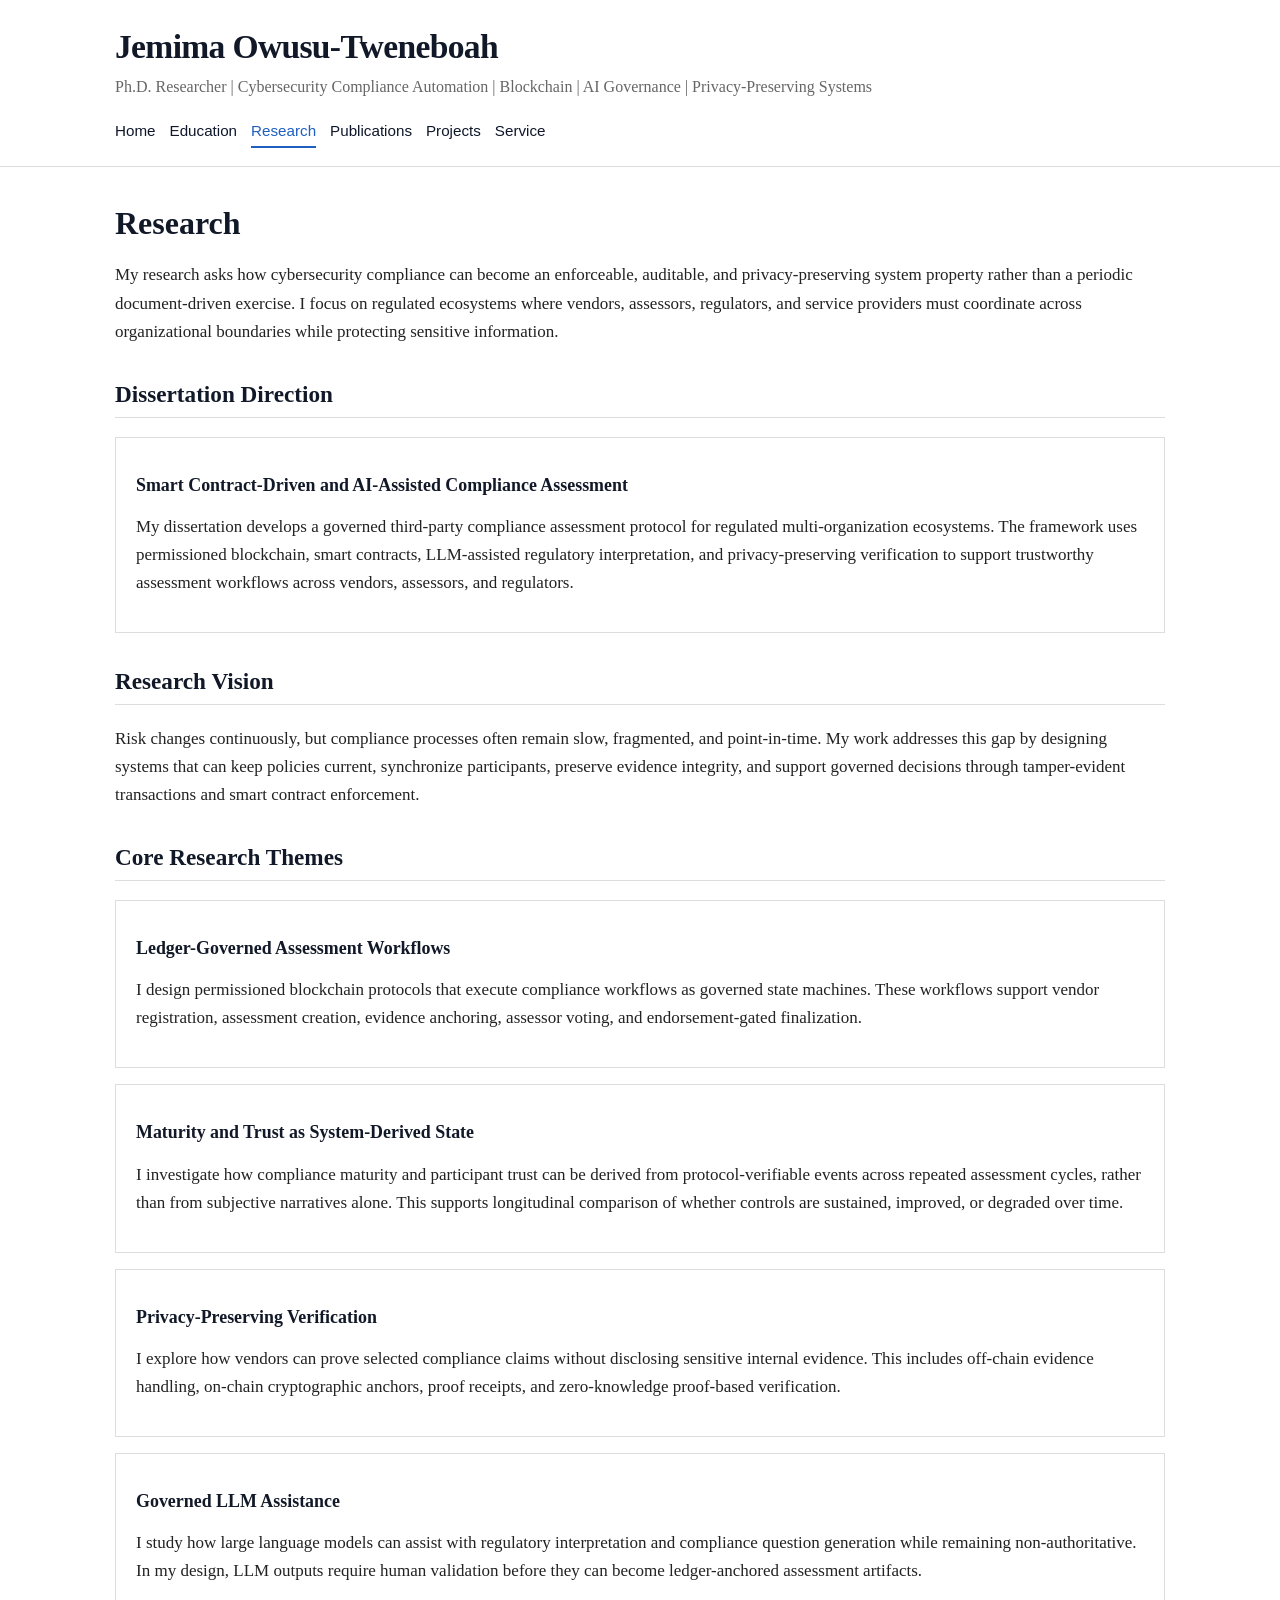
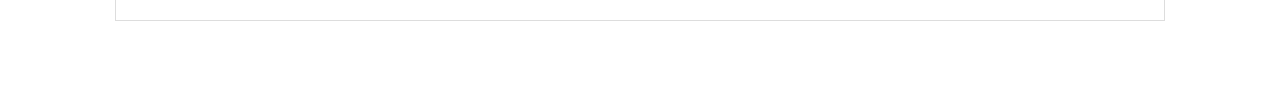
<file: research.html>
<!DOCTYPE html>
<html lang="en">
<head>
  <meta charset="UTF-8" />
  <meta name="viewport" content="width=device-width, initial-scale=1.0" />
  <title>Research | J.O.T | Cybersecurity, Blockchain & AI Governance</title>
  <link rel="stylesheet" href="style.css" />
</head>
<body>
  <header class="site-header">
    <div class="container header-inner">
      <h1 class="name">Jemima Owusu-Tweneboah</h1>
      <p class="tagline">Ph.D. Researcher | Cybersecurity Compliance Automation | Blockchain | AI Governance | Privacy-Preserving Systems</p>
      <nav class="nav">
        <a href="index.html" class="">Home</a>
        <a href="education.html" class="">Education</a>
        <a href="research.html" class="active">Research</a>
        <a href="publications.html" class="">Publications</a>
        <a href="projects.html" class="">Projects</a>
        <a href="service.html" class="">Service</a>
      </nav>
    </div>
  </header>

  <main class="main">
    <div class="container">
      
<h1>Research</h1>

<p>
  My research asks how cybersecurity compliance can become an enforceable, auditable, and privacy-preserving system property rather than a periodic document-driven exercise. I focus on regulated ecosystems where vendors, assessors, regulators, and service providers must coordinate across organizational boundaries while protecting sensitive information.
</p>

<h2>Dissertation Direction</h2>
<div class="card">
  <h3>Smart Contract-Driven and AI-Assisted Compliance Assessment</h3>
  <p>
    My dissertation develops a governed third-party compliance assessment protocol for regulated multi-organization ecosystems. The framework uses permissioned blockchain, smart contracts, LLM-assisted regulatory interpretation, and privacy-preserving verification to support trustworthy assessment workflows across vendors, assessors, and regulators.
  </p>
</div>

<h2>Research Vision</h2>
<p>
  Risk changes continuously, but compliance processes often remain slow, fragmented, and point-in-time. My work addresses this gap by designing systems that can keep policies current, synchronize participants, preserve evidence integrity, and support governed decisions through tamper-evident transactions and smart contract enforcement.
</p>

<h2>Core Research Themes</h2>

<div class="card">
  <h3>Ledger-Governed Assessment Workflows</h3>
  <p>
    I design permissioned blockchain protocols that execute compliance workflows as governed state machines. These workflows support vendor registration, assessment creation, evidence anchoring, assessor voting, and endorsement-gated finalization.
  </p>
</div>

<div class="card">
  <h3>Maturity and Trust as System-Derived State</h3>
  <p>
    I investigate how compliance maturity and participant trust can be derived from protocol-verifiable events across repeated assessment cycles, rather than from subjective narratives alone. This supports longitudinal comparison of whether controls are sustained, improved, or degraded over time.
  </p>
</div>

<div class="card">
  <h3>Privacy-Preserving Verification</h3>
  <p>
    I explore how vendors can prove selected compliance claims without disclosing sensitive internal evidence. This includes off-chain evidence handling, on-chain cryptographic anchors, proof receipts, and zero-knowledge proof-based verification.
  </p>
</div>

<div class="card">
  <h3>Governed LLM Assistance</h3>
  <p>
    I study how large language models can assist with regulatory interpretation and compliance question generation while remaining non-authoritative. In my design, LLM outputs require human validation before they can become ledger-anchored assessment artifacts.
  </p>
</div>


    </div>
  </main>
</body>
</html>
</file>
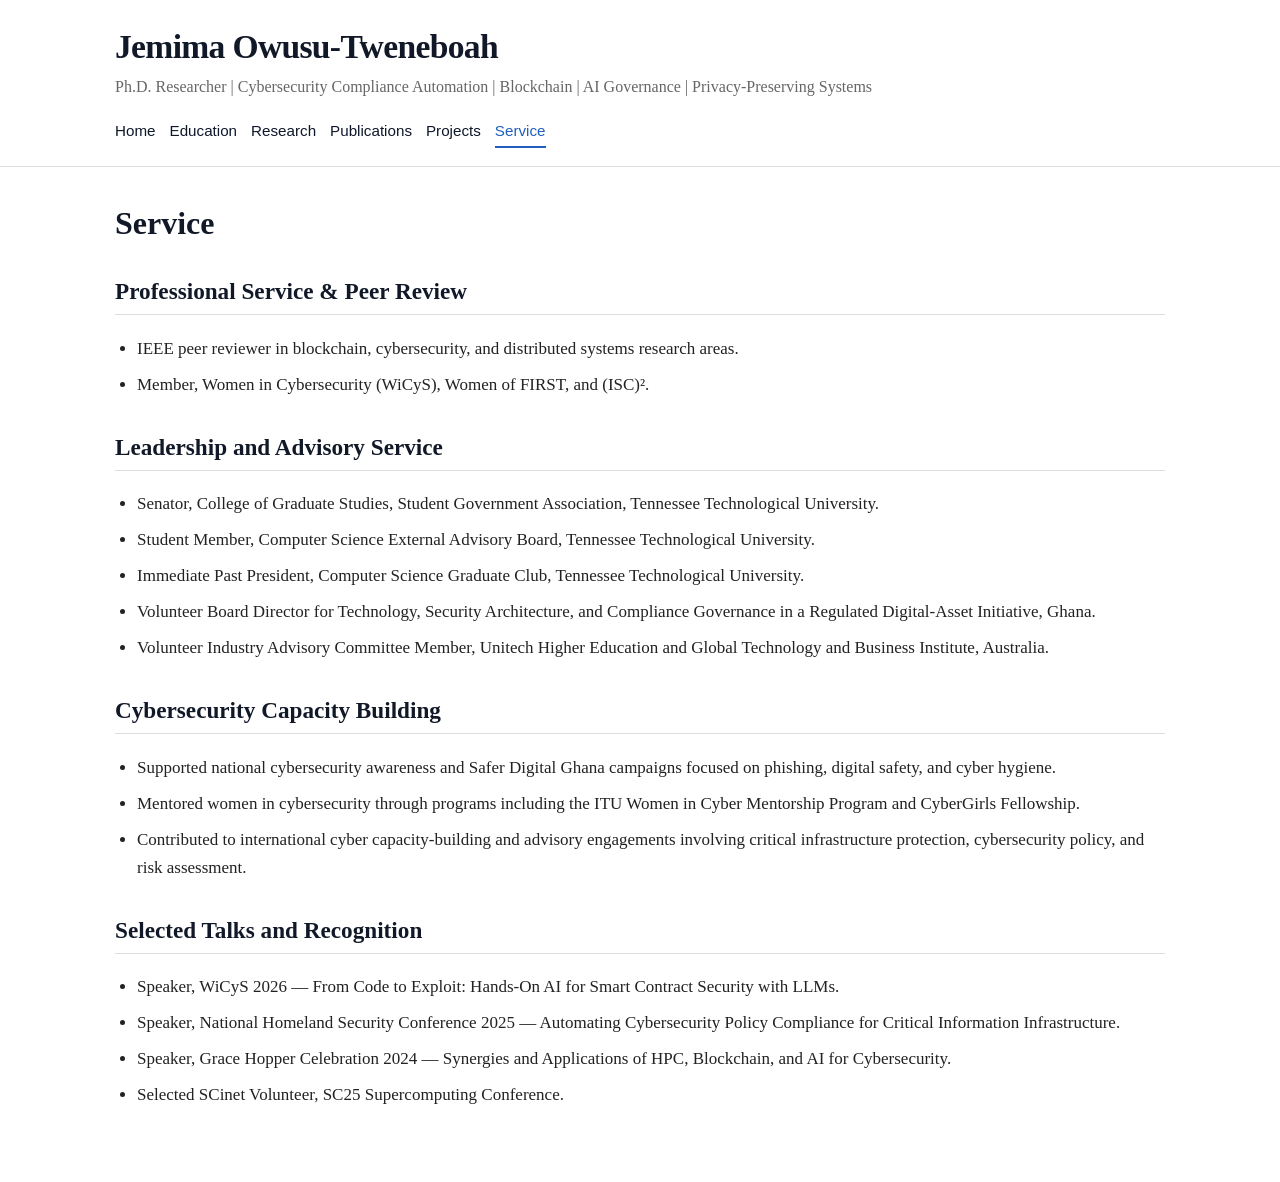
<file: service.html>
<!DOCTYPE html>
<html lang="en">
<head>
  <meta charset="UTF-8" />
  <meta name="viewport" content="width=device-width, initial-scale=1.0" />
  <title>Service | J.O.T | Cybersecurity, Blockchain & AI Governance</title>
  <link rel="stylesheet" href="style.css" />
</head>
<body>
  <header class="site-header">
    <div class="container header-inner">
      <h1 class="name">Jemima Owusu-Tweneboah</h1>
      <p class="tagline">Ph.D. Researcher | Cybersecurity Compliance Automation | Blockchain | AI Governance | Privacy-Preserving Systems</p>
      <nav class="nav">
        <a href="index.html" class="">Home</a>
        <a href="education.html" class="">Education</a>
        <a href="research.html" class="">Research</a>
        <a href="publications.html" class="">Publications</a>
        <a href="projects.html" class="">Projects</a>
        <a href="service.html" class="active">Service</a>
      </nav>
    </div>
  </header>

  <main class="main">
    <div class="container">
      
<h1> Service</h1>


<h2>Professional Service & Peer Review</h2>

<ul class="clean-list">
  <li>IEEE peer reviewer in blockchain, cybersecurity, and distributed systems research areas.</li>
  <li>Member, Women in Cybersecurity (WiCyS), Women of FIRST, and (ISC)².</li>
</ul>


<h2>Leadership and Advisory Service</h2>
<ul class="clean-list">
  <li>Senator, College of Graduate Studies, Student Government Association, Tennessee Technological University.</li>
  <li>Student Member, Computer Science External Advisory Board, Tennessee Technological University.</li>
  <li>Immediate Past President, Computer Science Graduate Club, Tennessee Technological University.</li>
  <li>Volunteer Board Director for Technology, Security Architecture, and Compliance Governance in a Regulated Digital-Asset Initiative, Ghana.</li>
  <li>Volunteer Industry Advisory Committee Member, Unitech Higher Education and Global Technology and Business Institute, Australia.</li>
</ul>

<h2>Cybersecurity Capacity Building</h2>
<ul class="clean-list">
  <li>Supported national cybersecurity awareness and Safer Digital Ghana campaigns focused on phishing, digital safety, and cyber hygiene.</li>
  <li>Mentored women in cybersecurity through programs including the ITU Women in Cyber Mentorship Program and CyberGirls Fellowship.</li>
  <li>Contributed to international cyber capacity-building and advisory engagements involving critical infrastructure protection, cybersecurity policy, and risk assessment.</li>
</ul>

<h2>Selected Talks and Recognition</h2>
<ul class="clean-list">
  <li>Speaker, WiCyS 2026 — From Code to Exploit: Hands-On AI for Smart Contract Security with LLMs.</li>
  <li>Speaker, National Homeland Security Conference 2025 — Automating Cybersecurity Policy Compliance for Critical Information Infrastructure.</li>
  <li>Speaker, Grace Hopper Celebration 2024 — Synergies and Applications of HPC, Blockchain, and AI for Cybersecurity.</li>
  <li>Selected SCinet Volunteer, SC25 Supercomputing Conference.</li>
</ul>

    </div>
  </main>
</body>
</html>
</file>
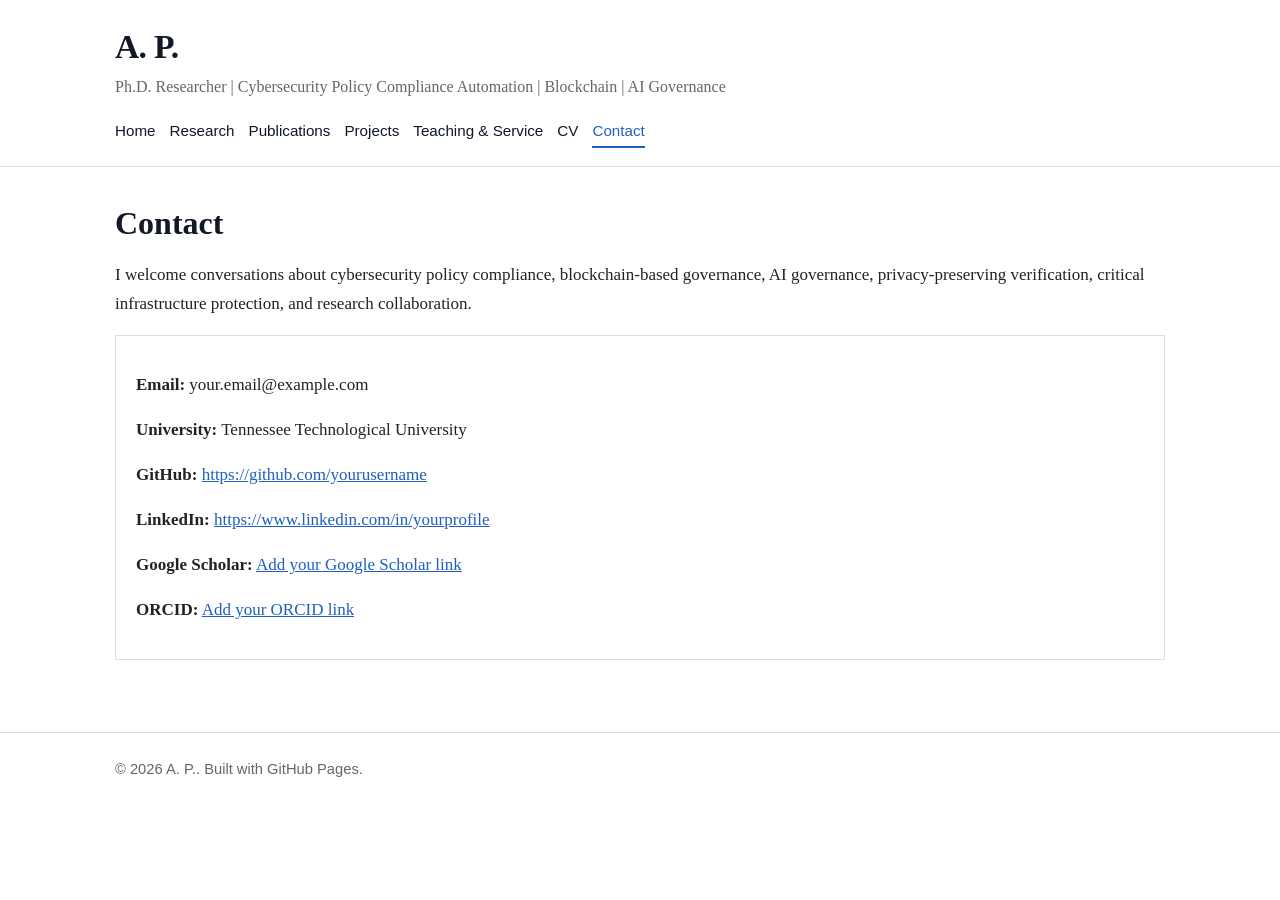
<file: personal-github-pages-website/contact.html>
<!DOCTYPE html>
<html lang="en">
<head>
  <meta charset="UTF-8" />
  <meta name="viewport" content="width=device-width, initial-scale=1.0" />
  <title>Contact | A. P. | Cybersecurity, Blockchain & AI Governance</title>
  <link rel="stylesheet" href="style.css" />
</head>
<body>
  <header class="site-header">
    <div class="container header-inner">
      <h1 class="name">A. P.</h1>
      <p class="tagline">Ph.D. Researcher | Cybersecurity Policy Compliance Automation | Blockchain | AI Governance</p>
      <nav class="nav">
        <a href="index.html" class="">Home</a>
<a href="research.html" class="">Research</a>
<a href="publications.html" class="">Publications</a>
<a href="projects.html" class="">Projects</a>
<a href="service.html" class="">Teaching & Service</a>
<a href="cv.html" class="">CV</a>
<a href="contact.html" class="active">Contact</a>
      </nav>
    </div>
  </header>

  <main class="main">
    <div class="container">
      
<h1>Contact</h1>

<p>
  I welcome conversations about cybersecurity policy compliance, blockchain-based governance,
  AI governance, privacy-preserving verification, critical infrastructure protection, and research collaboration.
</p>

<div class="card">
  <p><strong>Email:</strong> your.email@example.com</p>
  <p><strong>University:</strong> Tennessee Technological University</p>
  <p><strong>GitHub:</strong> <a href="#">https://github.com/yourusername</a></p>
  <p><strong>LinkedIn:</strong> <a href="#">https://www.linkedin.com/in/yourprofile</a></p>
  <p><strong>Google Scholar:</strong> <a href="#">Add your Google Scholar link</a></p>
  <p><strong>ORCID:</strong> <a href="#">Add your ORCID link</a></p>
</div>

    </div>
  </main>

  <footer class="footer">
    <div class="container">
      © 2026 A. P.. Built with GitHub Pages.
    </div>
  </footer>
</body>
</html>
</file>
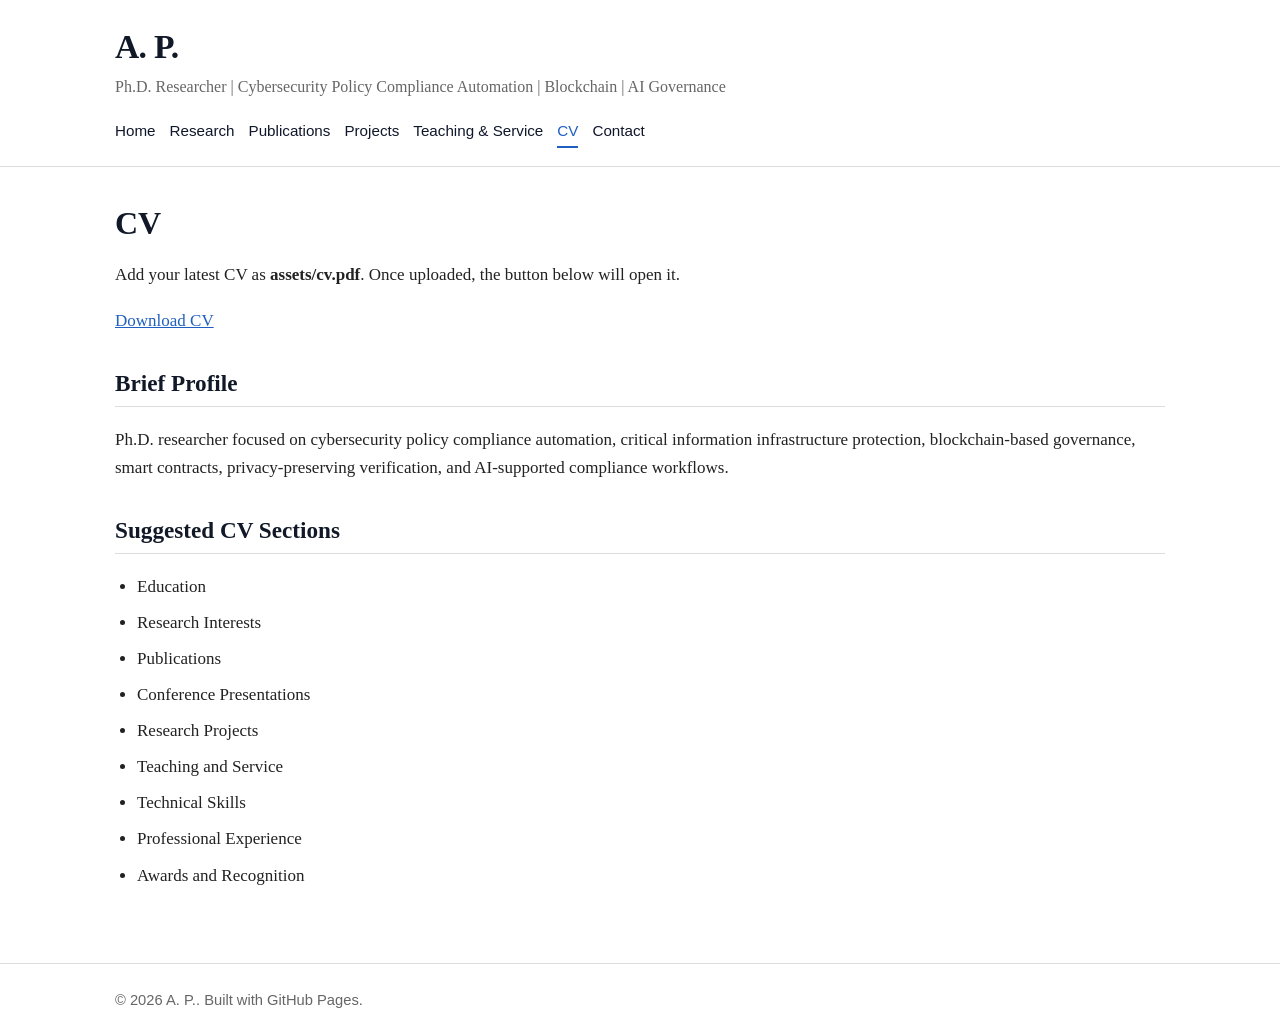
<file: personal-github-pages-website/cv.html>
<!DOCTYPE html>
<html lang="en">
<head>
  <meta charset="UTF-8" />
  <meta name="viewport" content="width=device-width, initial-scale=1.0" />
  <title>CV | A. P. | Cybersecurity, Blockchain & AI Governance</title>
  <link rel="stylesheet" href="style.css" />
</head>
<body>
  <header class="site-header">
    <div class="container header-inner">
      <h1 class="name">A. P.</h1>
      <p class="tagline">Ph.D. Researcher | Cybersecurity Policy Compliance Automation | Blockchain | AI Governance</p>
      <nav class="nav">
        <a href="index.html" class="">Home</a>
<a href="research.html" class="">Research</a>
<a href="publications.html" class="">Publications</a>
<a href="projects.html" class="">Projects</a>
<a href="service.html" class="">Teaching & Service</a>
<a href="cv.html" class="active">CV</a>
<a href="contact.html" class="">Contact</a>
      </nav>
    </div>
  </header>

  <main class="main">
    <div class="container">
      
<h1>CV</h1>

<p>
  Add your latest CV as <strong>assets/cv.pdf</strong>. Once uploaded, the button below will open it.
</p>

<p>
  <a href="assets/cv.pdf">Download CV</a>
</p>

<h2>Brief Profile</h2>
<p>
  Ph.D. researcher focused on cybersecurity policy compliance automation, critical information
  infrastructure protection, blockchain-based governance, smart contracts, privacy-preserving
  verification, and AI-supported compliance workflows.
</p>

<h2>Suggested CV Sections</h2>
<ul class="clean-list">
  <li>Education</li>
  <li>Research Interests</li>
  <li>Publications</li>
  <li>Conference Presentations</li>
  <li>Research Projects</li>
  <li>Teaching and Service</li>
  <li>Technical Skills</li>
  <li>Professional Experience</li>
  <li>Awards and Recognition</li>
</ul>

    </div>
  </main>

  <footer class="footer">
    <div class="container">
      © 2026 A. P.. Built with GitHub Pages.
    </div>
  </footer>
</body>
</html>
</file>
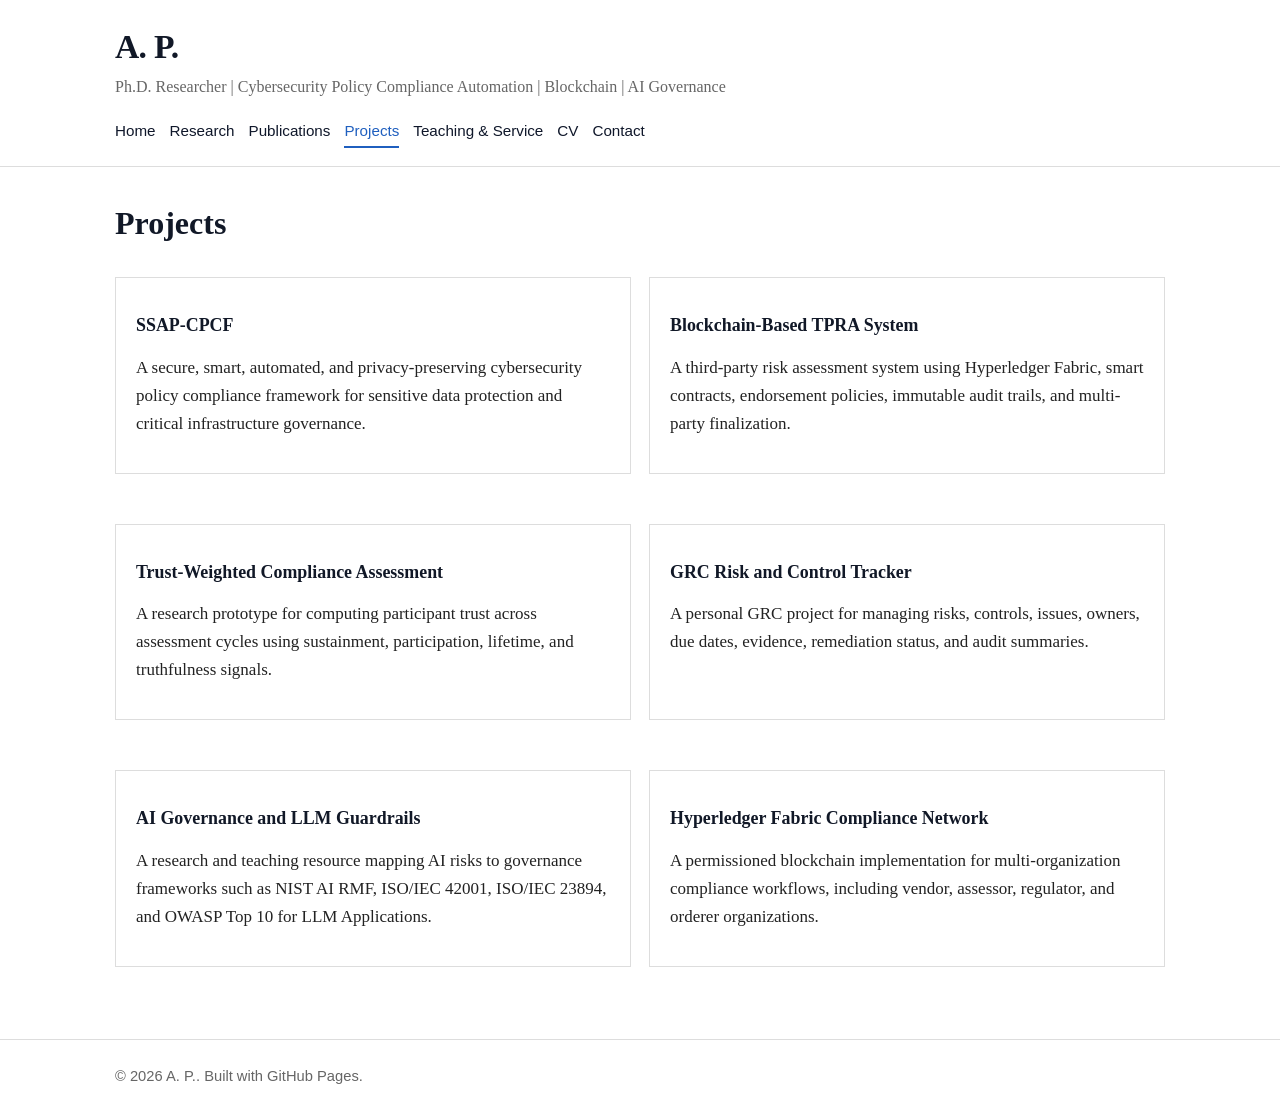
<file: personal-github-pages-website/projects.html>
<!DOCTYPE html>
<html lang="en">
<head>
  <meta charset="UTF-8" />
  <meta name="viewport" content="width=device-width, initial-scale=1.0" />
  <title>Projects | A. P. | Cybersecurity, Blockchain & AI Governance</title>
  <link rel="stylesheet" href="style.css" />
</head>
<body>
  <header class="site-header">
    <div class="container header-inner">
      <h1 class="name">A. P.</h1>
      <p class="tagline">Ph.D. Researcher | Cybersecurity Policy Compliance Automation | Blockchain | AI Governance</p>
      <nav class="nav">
        <a href="index.html" class="">Home</a>
<a href="research.html" class="">Research</a>
<a href="publications.html" class="">Publications</a>
<a href="projects.html" class="active">Projects</a>
<a href="service.html" class="">Teaching & Service</a>
<a href="cv.html" class="">CV</a>
<a href="contact.html" class="">Contact</a>
      </nav>
    </div>
  </header>

  <main class="main">
    <div class="container">
      
<h1>Projects</h1>

<div class="project-grid">
  <div class="card">
    <h3>SSAP-CPCF</h3>
    <p>
      A secure, smart, automated, and privacy-preserving cybersecurity policy compliance framework
      for sensitive data protection and critical infrastructure governance.
    </p>
  </div>

  <div class="card">
    <h3>Blockchain-Based TPRA System</h3>
    <p>
      A third-party risk assessment system using Hyperledger Fabric, smart contracts, endorsement
      policies, immutable audit trails, and multi-party finalization.
    </p>
  </div>

  <div class="card">
    <h3>Trust-Weighted Compliance Assessment</h3>
    <p>
      A research prototype for computing participant trust across assessment cycles using sustainment,
      participation, lifetime, and truthfulness signals.
    </p>
  </div>

  <div class="card">
    <h3>GRC Risk and Control Tracker</h3>
    <p>
      A personal GRC project for managing risks, controls, issues, owners, due dates, evidence,
      remediation status, and audit summaries.
    </p>
  </div>

  <div class="card">
    <h3>AI Governance and LLM Guardrails</h3>
    <p>
      A research and teaching resource mapping AI risks to governance frameworks such as NIST AI RMF,
      ISO/IEC 42001, ISO/IEC 23894, and OWASP Top 10 for LLM Applications.
    </p>
  </div>

  <div class="card">
    <h3>Hyperledger Fabric Compliance Network</h3>
    <p>
      A permissioned blockchain implementation for multi-organization compliance workflows, including
      vendor, assessor, regulator, and orderer organizations.
    </p>
  </div>
</div>

    </div>
  </main>

  <footer class="footer">
    <div class="container">
      © 2026 A. P.. Built with GitHub Pages.
    </div>
  </footer>
</body>
</html>
</file>
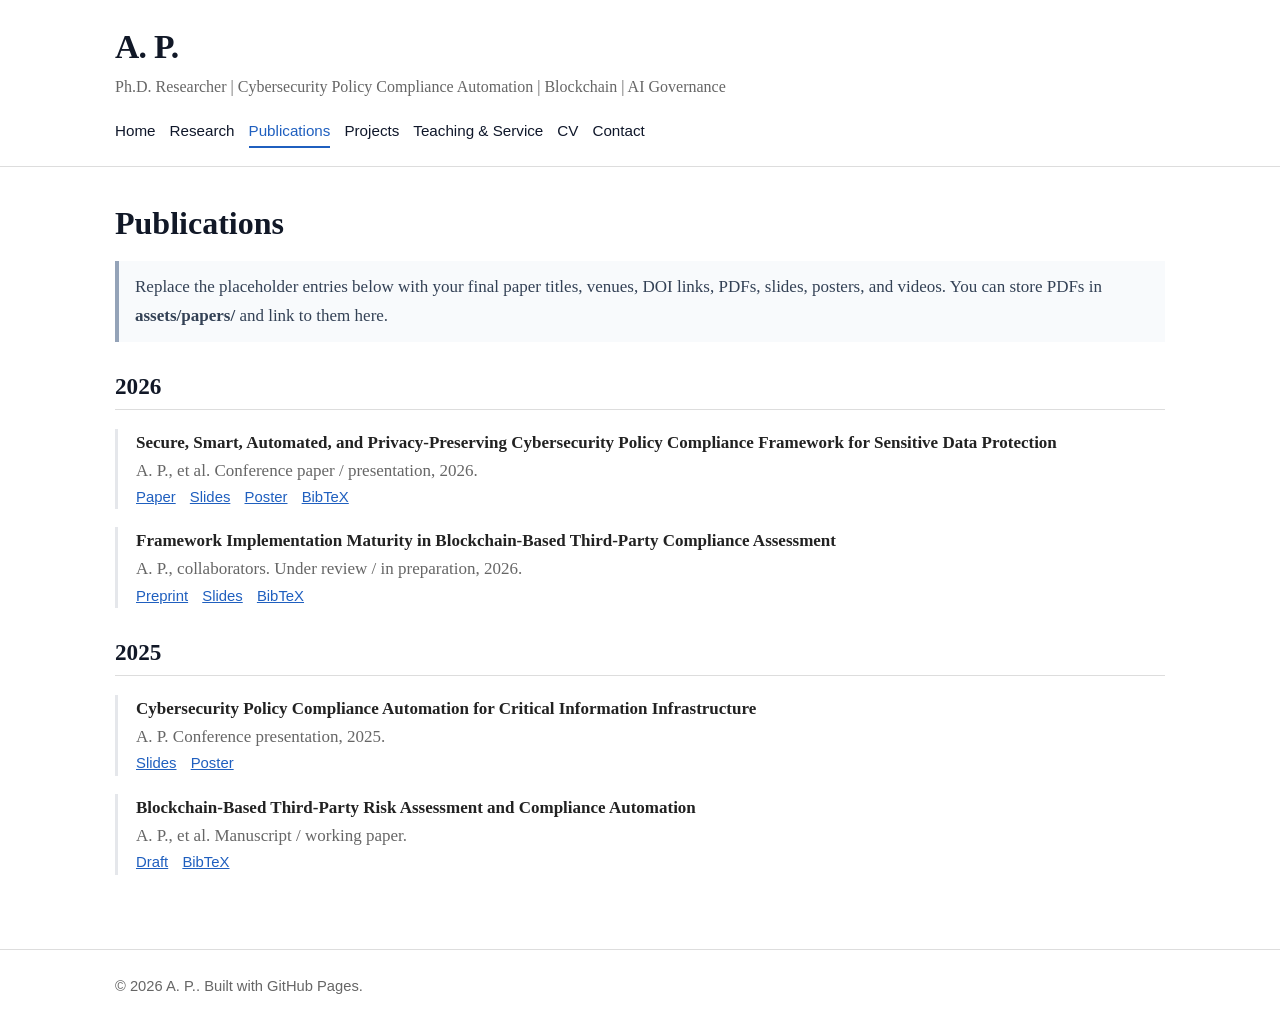
<file: personal-github-pages-website/publications.html>
<!DOCTYPE html>
<html lang="en">
<head>
  <meta charset="UTF-8" />
  <meta name="viewport" content="width=device-width, initial-scale=1.0" />
  <title>Publications | A. P. | Cybersecurity, Blockchain & AI Governance</title>
  <link rel="stylesheet" href="style.css" />
</head>
<body>
  <header class="site-header">
    <div class="container header-inner">
      <h1 class="name">A. P.</h1>
      <p class="tagline">Ph.D. Researcher | Cybersecurity Policy Compliance Automation | Blockchain | AI Governance</p>
      <nav class="nav">
        <a href="index.html" class="">Home</a>
<a href="research.html" class="">Research</a>
<a href="publications.html" class="active">Publications</a>
<a href="projects.html" class="">Projects</a>
<a href="service.html" class="">Teaching & Service</a>
<a href="cv.html" class="">CV</a>
<a href="contact.html" class="">Contact</a>
      </nav>
    </div>
  </header>

  <main class="main">
    <div class="container">
      
<h1>Publications</h1>

<p class="note">
  Replace the placeholder entries below with your final paper titles, venues, DOI links, PDFs, slides, posters, and videos.
  You can store PDFs in <strong>assets/papers/</strong> and link to them here.
</p>

<h2 class="pub-year">2026</h2>

<div class="publication">
  <div class="publication-title">
    Secure, Smart, Automated, and Privacy-Preserving Cybersecurity Policy Compliance Framework for Sensitive Data Protection
  </div>
  <div class="publication-meta">
    A. P., et al. Conference paper / presentation, 2026.
  </div>
  <div class="links">
    <a href="#">Paper</a>
    <a href="#">Slides</a>
    <a href="#">Poster</a>
    <a href="#">BibTeX</a>
  </div>
</div>

<div class="publication">
  <div class="publication-title">
    Framework Implementation Maturity in Blockchain-Based Third-Party Compliance Assessment
  </div>
  <div class="publication-meta">
    A. P., collaborators. Under review / in preparation, 2026.
  </div>
  <div class="links">
    <a href="#">Preprint</a>
    <a href="#">Slides</a>
    <a href="#">BibTeX</a>
  </div>
</div>

<h2 class="pub-year">2025</h2>

<div class="publication">
  <div class="publication-title">
    Cybersecurity Policy Compliance Automation for Critical Information Infrastructure
  </div>
  <div class="publication-meta">
    A. P. Conference presentation, 2025.
  </div>
  <div class="links">
    <a href="#">Slides</a>
    <a href="#">Poster</a>
  </div>
</div>

<div class="publication">
  <div class="publication-title">
    Blockchain-Based Third-Party Risk Assessment and Compliance Automation
  </div>
  <div class="publication-meta">
    A. P., et al. Manuscript / working paper.
  </div>
  <div class="links">
    <a href="#">Draft</a>
    <a href="#">BibTeX</a>
  </div>
</div>

    </div>
  </main>

  <footer class="footer">
    <div class="container">
      © 2026 A. P.. Built with GitHub Pages.
    </div>
  </footer>
</body>
</html>
</file>
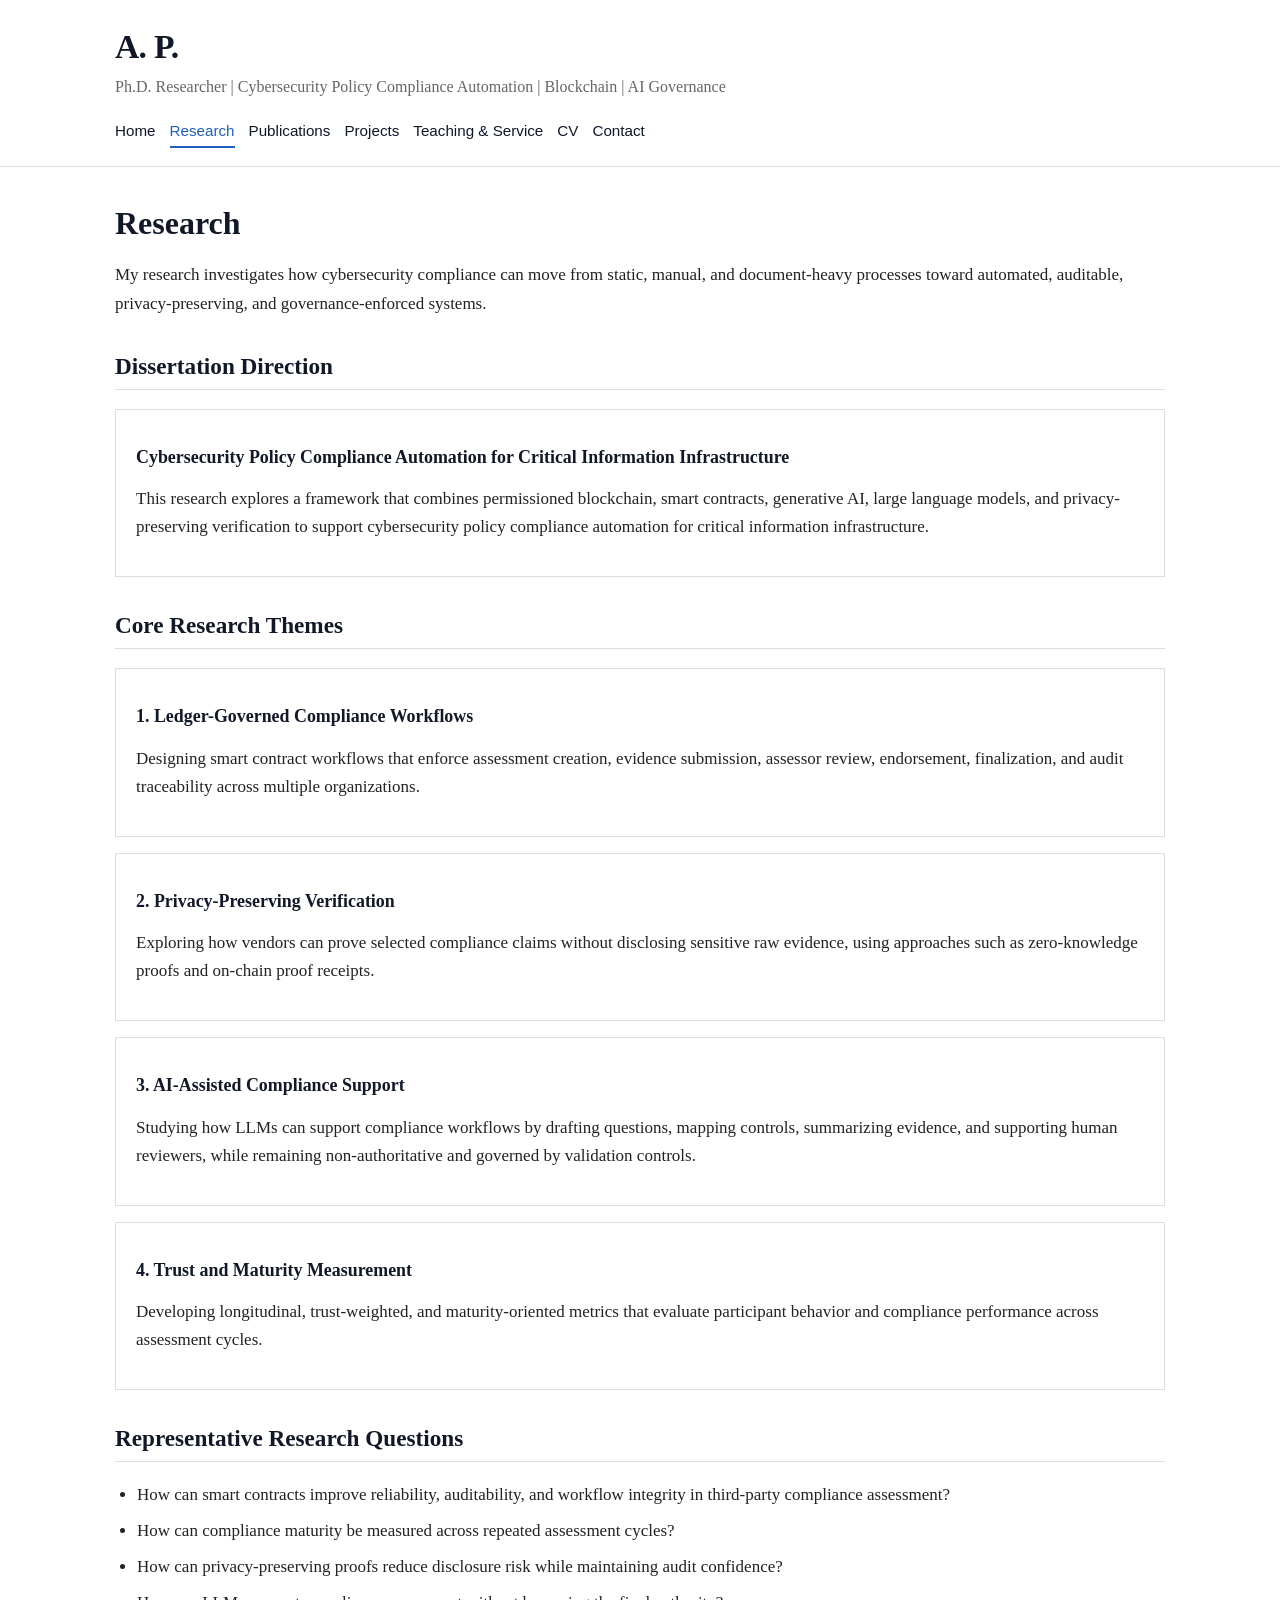
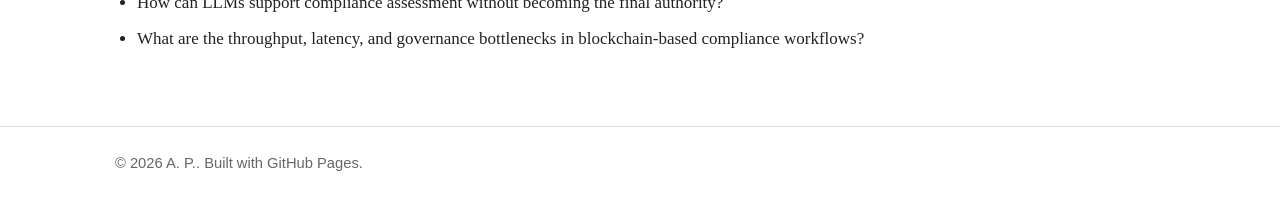
<file: personal-github-pages-website/research.html>
<!DOCTYPE html>
<html lang="en">
<head>
  <meta charset="UTF-8" />
  <meta name="viewport" content="width=device-width, initial-scale=1.0" />
  <title>Research | A. P. | Cybersecurity, Blockchain & AI Governance</title>
  <link rel="stylesheet" href="style.css" />
</head>
<body>
  <header class="site-header">
    <div class="container header-inner">
      <h1 class="name">A. P.</h1>
      <p class="tagline">Ph.D. Researcher | Cybersecurity Policy Compliance Automation | Blockchain | AI Governance</p>
      <nav class="nav">
        <a href="index.html" class="">Home</a>
<a href="research.html" class="active">Research</a>
<a href="publications.html" class="">Publications</a>
<a href="projects.html" class="">Projects</a>
<a href="service.html" class="">Teaching & Service</a>
<a href="cv.html" class="">CV</a>
<a href="contact.html" class="">Contact</a>
      </nav>
    </div>
  </header>

  <main class="main">
    <div class="container">
      
<h1>Research</h1>

<p>
  My research investigates how cybersecurity compliance can move from static, manual, and document-heavy
  processes toward automated, auditable, privacy-preserving, and governance-enforced systems.
</p>

<h2>Dissertation Direction</h2>
<div class="card">
  <h3>Cybersecurity Policy Compliance Automation for Critical Information Infrastructure</h3>
  <p>
    This research explores a framework that combines permissioned blockchain, smart contracts,
    generative AI, large language models, and privacy-preserving verification to support cybersecurity
    policy compliance automation for critical information infrastructure.
  </p>
</div>

<h2>Core Research Themes</h2>

<div class="card">
  <h3>1. Ledger-Governed Compliance Workflows</h3>
  <p>
    Designing smart contract workflows that enforce assessment creation, evidence submission,
    assessor review, endorsement, finalization, and audit traceability across multiple organizations.
  </p>
</div>

<div class="card">
  <h3>2. Privacy-Preserving Verification</h3>
  <p>
    Exploring how vendors can prove selected compliance claims without disclosing sensitive raw evidence,
    using approaches such as zero-knowledge proofs and on-chain proof receipts.
  </p>
</div>

<div class="card">
  <h3>3. AI-Assisted Compliance Support</h3>
  <p>
    Studying how LLMs can support compliance workflows by drafting questions, mapping controls,
    summarizing evidence, and supporting human reviewers, while remaining non-authoritative and
    governed by validation controls.
  </p>
</div>

<div class="card">
  <h3>4. Trust and Maturity Measurement</h3>
  <p>
    Developing longitudinal, trust-weighted, and maturity-oriented metrics that evaluate participant
    behavior and compliance performance across assessment cycles.
  </p>
</div>

<h2>Representative Research Questions</h2>
<ul class="clean-list">
  <li>How can smart contracts improve reliability, auditability, and workflow integrity in third-party compliance assessment?</li>
  <li>How can compliance maturity be measured across repeated assessment cycles?</li>
  <li>How can privacy-preserving proofs reduce disclosure risk while maintaining audit confidence?</li>
  <li>How can LLMs support compliance assessment without becoming the final authority?</li>
  <li>What are the throughput, latency, and governance bottlenecks in blockchain-based compliance workflows?</li>
</ul>

    </div>
  </main>

  <footer class="footer">
    <div class="container">
      © 2026 A. P.. Built with GitHub Pages.
    </div>
  </footer>
</body>
</html>
</file>
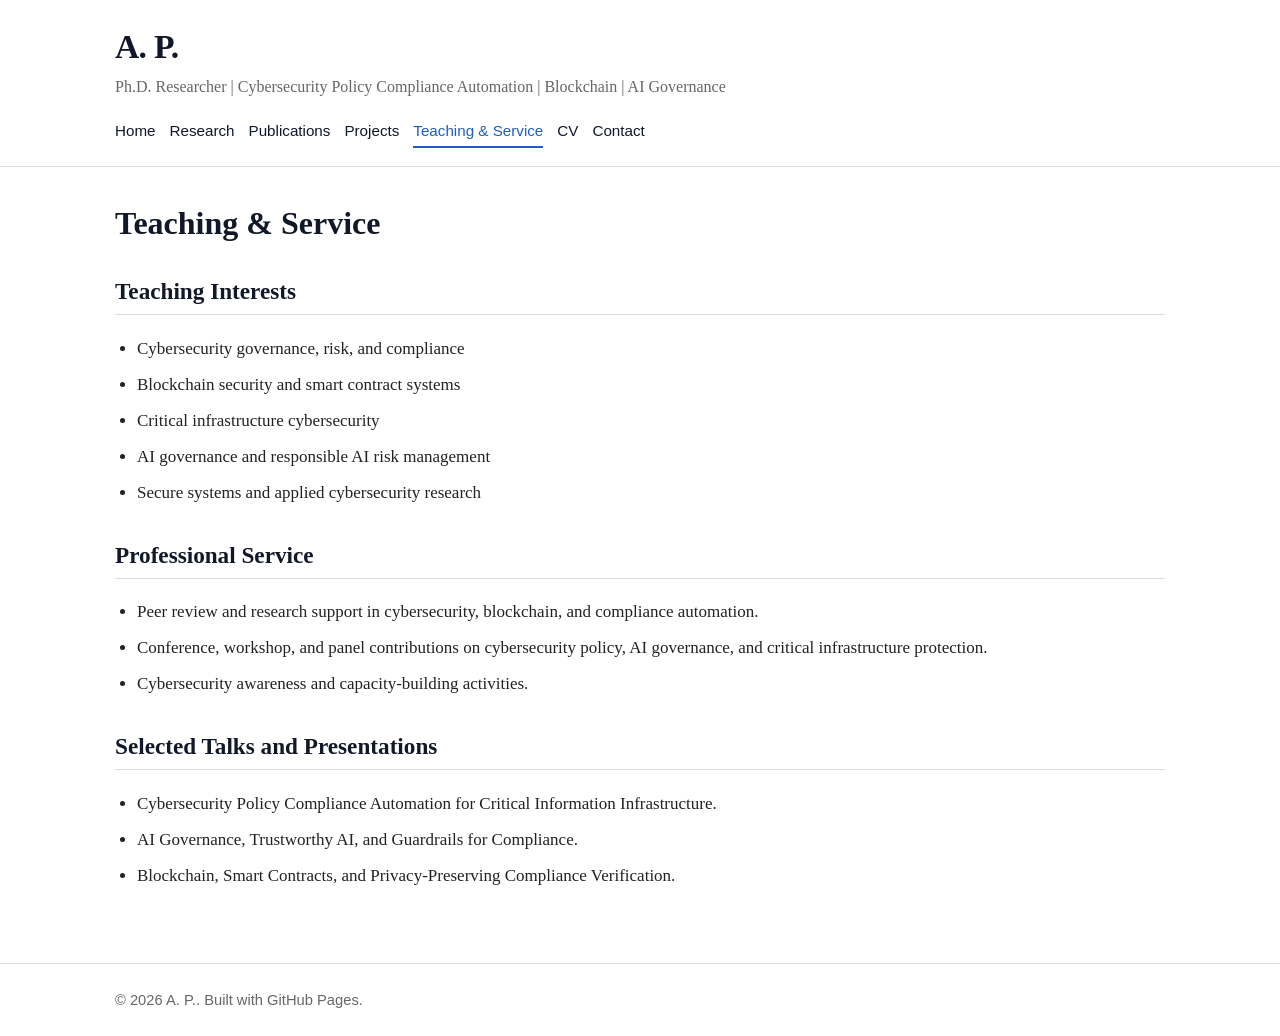
<file: personal-github-pages-website/service.html>
<!DOCTYPE html>
<html lang="en">
<head>
  <meta charset="UTF-8" />
  <meta name="viewport" content="width=device-width, initial-scale=1.0" />
  <title>Teaching & Service | A. P. | Cybersecurity, Blockchain & AI Governance</title>
  <link rel="stylesheet" href="style.css" />
</head>
<body>
  <header class="site-header">
    <div class="container header-inner">
      <h1 class="name">A. P.</h1>
      <p class="tagline">Ph.D. Researcher | Cybersecurity Policy Compliance Automation | Blockchain | AI Governance</p>
      <nav class="nav">
        <a href="index.html" class="">Home</a>
<a href="research.html" class="">Research</a>
<a href="publications.html" class="">Publications</a>
<a href="projects.html" class="">Projects</a>
<a href="service.html" class="active">Teaching & Service</a>
<a href="cv.html" class="">CV</a>
<a href="contact.html" class="">Contact</a>
      </nav>
    </div>
  </header>

  <main class="main">
    <div class="container">
      
<h1>Teaching & Service</h1>

<h2>Teaching Interests</h2>
<ul class="clean-list">
  <li>Cybersecurity governance, risk, and compliance</li>
  <li>Blockchain security and smart contract systems</li>
  <li>Critical infrastructure cybersecurity</li>
  <li>AI governance and responsible AI risk management</li>
  <li>Secure systems and applied cybersecurity research</li>
</ul>

<h2>Professional Service</h2>
<ul class="clean-list">
  <li>Peer review and research support in cybersecurity, blockchain, and compliance automation.</li>
  <li>Conference, workshop, and panel contributions on cybersecurity policy, AI governance, and critical infrastructure protection.</li>
  <li>Cybersecurity awareness and capacity-building activities.</li>
</ul>

<h2>Selected Talks and Presentations</h2>
<ul class="clean-list">
  <li>Cybersecurity Policy Compliance Automation for Critical Information Infrastructure.</li>
  <li>AI Governance, Trustworthy AI, and Guardrails for Compliance.</li>
  <li>Blockchain, Smart Contracts, and Privacy-Preserving Compliance Verification.</li>
</ul>

    </div>
  </main>

  <footer class="footer">
    <div class="container">
      © 2026 A. P.. Built with GitHub Pages.
    </div>
  </footer>
</body>
</html>
</file>
<file: style.css>
:root {
  --bg: #ffffff;
  --text: #222222;
  --muted: #666666;
  --link: #1f5fbf;
  --border: #dddddd;
  --light: #f7f8fa;
  --accent: #0f172a;
}

* {
  box-sizing: border-box;
}

body {
  margin: 0;
  font-family: Georgia, "Times New Roman", serif;
  background: var(--bg);
  color: var(--text);
  line-height: 1.65;
  font-size: 17px;
}

.profile-photo {
  width: 360px;
  max-width: 100%;
}

.profile-photo img {
  width: 190px;
  height: 230px;
  object-fit: cover;
  object-position: center top;
  border: 1px solid var(--border);
  border-radius: 6px;
  display: block;
}

.container {
  width: min(1050px, 92%);
  margin: 0 auto;
}

.site-header {
  border-bottom: 1px solid var(--border);
  background: #fff;
}

.header-inner {
  padding: 26px 0 18px;
}

.name {
  margin: 0;
  font-size: 2.1rem;
  font-weight: 700;
  letter-spacing: -0.02em;
}

.tagline {
  margin: 6px 0 0;
  color: var(--muted);
  font-size: 1rem;
}

.nav {
  margin-top: 18px;
  display: flex;
  flex-wrap: wrap;
  gap: 14px;
  font-family: Arial, Helvetica, sans-serif;
  font-size: 0.95rem;
}

.nav a {
  color: var(--accent);
  text-decoration: none;
  padding-bottom: 3px;
  border-bottom: 2px solid transparent;
}

.nav a:hover,
.nav a.active {
  color: var(--link);
  border-bottom-color: var(--link);
}

.main {
  padding: 36px 0 56px;
}

.hero {
  display: grid;
  grid-template-columns: 360px 1fr;
  gap: 42px;
  align-items: start;
}

.profile-placeholder {
  width: 180px;
  height: 220px;
  border: 1px solid var(--border);
  background: var(--light);
  display: flex;
  align-items: center;
  justify-content: center;
  color: var(--muted);
  text-align: center;
  padding: 14px;
  font-family: Arial, Helvetica, sans-serif;
  font-size: 0.9rem;
}

.profile-photo .headshot,
.profile-photo img {
  width: 360px !important;
  height: 470px !important;
  object-fit: cover;
  object-position: center top;
  border: 1px solid var(--border);
  border-radius: 4px;
  display: block;
}

h1, h2, h3 {
  line-height: 1.25;
  color: #111827;
}

h1 {
  font-size: 2rem;
  margin: 0 0 18px;
}

h2 {
  font-size: 1.45rem;
  margin-top: 34px;
  padding-bottom: 8px;
  border-bottom: 1px solid var(--border);
}

h3 {
  font-size: 1.12rem;
  margin-bottom: 6px;
}

a {
  color: var(--link);
}

.card {
  padding: 18px 20px;
  border: 1px solid var(--border);
  background: #fff;
  margin: 16px 0;
}

.muted {
  color: var(--muted);
}

.news-list,
.clean-list {
  padding-left: 22px;
}

.news-list li,
.clean-list li {
  margin-bottom: 8px;
}

.pub-year {
  margin-top: 30px;
}

.publication {
  margin: 18px 0;
  padding-left: 18px;
  border-left: 3px solid #e5e7eb;
}

.publication-title {
  font-weight: 700;
}

.publication-meta {
  color: var(--muted);
}

.links {
  font-family: Arial, Helvetica, sans-serif;
  font-size: 0.93rem;
}

.links a {
  margin-right: 10px;
}

.project-grid {
  display: grid;
  grid-template-columns: 1fr 1fr;
  gap: 18px;
}

.footer {
  border-top: 1px solid var(--border);
  color: var(--muted);
  font-size: 0.92rem;
  padding: 24px 0;
  font-family: Arial, Helvetica, sans-serif;
}

.note {
  background: #f8fafc;
  border-left: 4px solid #94a3b8;
  padding: 12px 16px;
  color: #334155;
}

@media (max-width: 900px) {
  .hero {
    grid-template-columns: 1fr;
  }

  .profile-photo,
  .profile-photo .headshot,
  .profile-photo img {
    width: 320px !important;
    max-width: 100%;
  }

  .profile-photo .headshot,
  .profile-photo img {
    height: 420px !important;
  }
}

.profile-sidebar {
  width: 360px;
  max-width: 100%;
}

.profile-photo {
  width: 360px;
  max-width: 100%;
}

.profile-photo .headshot,
.profile-photo img {
  width: 360px !important;
  height: 470px !important;
  object-fit: cover;
  object-position: center top;
  border: 1px solid var(--border);
  border-radius: 4px;
  display: block;
}

.profile-icons {
  margin-top: 14px;
  display: flex;
  align-items: center;
  gap: 14px;
}

.profile-icons a {
  color: #7a0026;
  font-size: 1.45rem;
  text-decoration: none;
  transition: transform 0.15s ease, color 0.15s ease;
}

.profile-icons a:hover {
  color: #1f5fbf;
  transform: translateY(-2px);
}

.sidebar-line {
  margin-top: 18px;
  font-size: 1rem;
  line-height: 1.5;
}

.sidebar-line a {
  color: var(--link);
  text-decoration: none;
}

.hero {
  display: grid;
  grid-template-columns: 360px 1fr;
  gap: 46px;
  align-items: start;
}

@media (max-width: 900px) {
  .hero {
    grid-template-columns: 1fr;
  }

  .profile-sidebar,
  .profile-photo,
  .profile-photo .headshot,
  .profile-photo img {
    width: 320px !important;
    max-width: 100%;
  }

  .profile-photo .headshot,
  .profile-photo img {
    height: 420px !important;
  }
}
</file>
<file: personal-github-pages-website/style.css>
:root {
  --bg: #ffffff;
  --text: #222222;
  --muted: #666666;
  --link: #1f5fbf;
  --border: #dddddd;
  --light: #f7f8fa;
  --accent: #0f172a;
}

* {
  box-sizing: border-box;
}

body {
  margin: 0;
  font-family: Georgia, "Times New Roman", serif;
  background: var(--bg);
  color: var(--text);
  line-height: 1.65;
  font-size: 17px;
}

.container {
  width: min(1050px, 92%);
  margin: 0 auto;
}

.site-header {
  border-bottom: 1px solid var(--border);
  background: #fff;
}

.header-inner {
  padding: 26px 0 18px;
}

.name {
  margin: 0;
  font-size: 2.1rem;
  font-weight: 700;
  letter-spacing: -0.02em;
}

.tagline {
  margin: 6px 0 0;
  color: var(--muted);
  font-size: 1rem;
}

.nav {
  margin-top: 18px;
  display: flex;
  flex-wrap: wrap;
  gap: 14px;
  font-family: Arial, Helvetica, sans-serif;
  font-size: 0.95rem;
}

.nav a {
  color: var(--accent);
  text-decoration: none;
  padding-bottom: 3px;
  border-bottom: 2px solid transparent;
}

.nav a:hover,
.nav a.active {
  color: var(--link);
  border-bottom-color: var(--link);
}

.main {
  padding: 36px 0 56px;
}

.hero {
  display: grid;
  grid-template-columns: 180px 1fr;
  gap: 32px;
  align-items: start;
}

.profile-placeholder {
  width: 180px;
  height: 220px;
  border: 1px solid var(--border);
  background: var(--light);
  display: flex;
  align-items: center;
  justify-content: center;
  color: var(--muted);
  text-align: center;
  padding: 14px;
  font-family: Arial, Helvetica, sans-serif;
  font-size: 0.9rem;
}

h1, h2, h3 {
  line-height: 1.25;
  color: #111827;
}

h1 {
  font-size: 2rem;
  margin: 0 0 18px;
}

h2 {
  font-size: 1.45rem;
  margin-top: 34px;
  padding-bottom: 8px;
  border-bottom: 1px solid var(--border);
}

h3 {
  font-size: 1.12rem;
  margin-bottom: 6px;
}

a {
  color: var(--link);
}

.card {
  padding: 18px 20px;
  border: 1px solid var(--border);
  background: #fff;
  margin: 16px 0;
}

.muted {
  color: var(--muted);
}

.news-list,
.clean-list {
  padding-left: 22px;
}

.news-list li,
.clean-list li {
  margin-bottom: 8px;
}

.pub-year {
  margin-top: 30px;
}

.publication {
  margin: 18px 0;
  padding-left: 18px;
  border-left: 3px solid #e5e7eb;
}

.publication-title {
  font-weight: 700;
}

.publication-meta {
  color: var(--muted);
}

.links {
  font-family: Arial, Helvetica, sans-serif;
  font-size: 0.93rem;
}

.links a {
  margin-right: 10px;
}

.project-grid {
  display: grid;
  grid-template-columns: 1fr 1fr;
  gap: 18px;
}

.footer {
  border-top: 1px solid var(--border);
  color: var(--muted);
  font-size: 0.92rem;
  padding: 24px 0;
  font-family: Arial, Helvetica, sans-serif;
}

.note {
  background: #f8fafc;
  border-left: 4px solid #94a3b8;
  padding: 12px 16px;
  color: #334155;
}

@media (max-width: 760px) {
  body {
    font-size: 16px;
  }

  .hero {
    grid-template-columns: 1fr;
  }

  .profile-placeholder {
    width: 160px;
    height: 200px;
  }

  .project-grid {
    grid-template-columns: 1fr;
  }

  .name {
    font-size: 1.7rem;
  }
}
</file>
